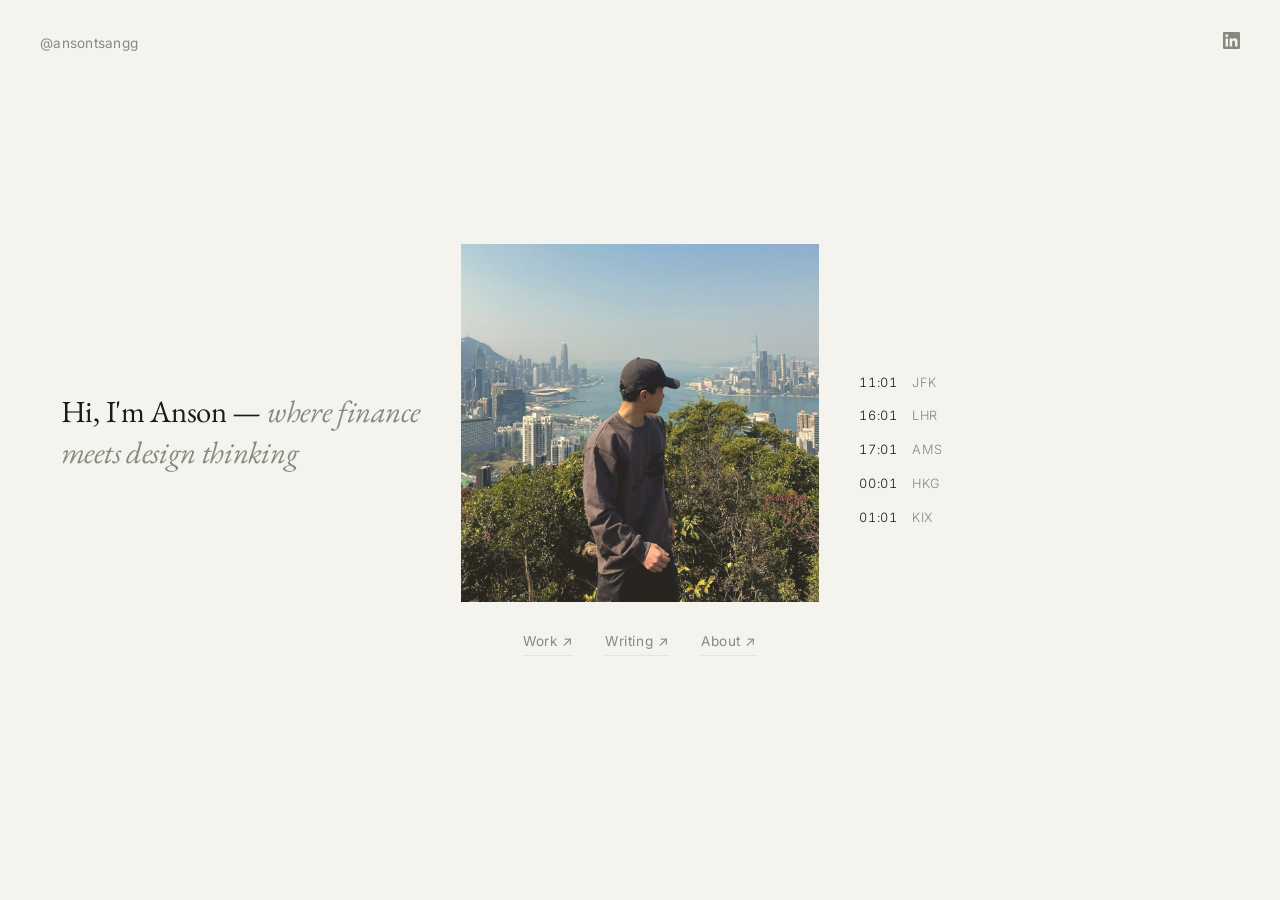
<file: index.html>
<!doctype html>
<html lang="en">
  <head>
    <meta charset="UTF-8" />
    <meta name="viewport" content="width=device-width, initial-scale=1.0" />
    <title>Anson Tsang</title>
    <meta
      name="description"
      content="Anson Tsang - builder, thinker, writer."
    />
    <link rel="preconnect" href="https://fonts.googleapis.com" />
    <link rel="preconnect" href="https://fonts.gstatic.com" crossorigin />
    <link
      href="https://fonts.googleapis.com/css2?family=Inter:wght@300;400;500&family=EB+Garamond:ital,wght@0,400;0,500;1,400&display=swap"
      rel="stylesheet"
    />
    <link rel="stylesheet" href="styles.css" />
    <link rel="icon" href="icon.png">
  </head>
  <body class="home-body">
    <!-- ─── Top Left: Handle ─────────────────────────────────── -->
    <a href="index.html" class="home-handle">@ansontsangg</a>

    <!-- ─── LinkedIn icon - top right ────────────────────────── -->
    <div class="home-top-right">
      <a
        href="https://www.linkedin.com/in/ansontsangg/"
        target="_blank"
        rel="noopener noreferrer"
        class="linkedin-icon-btn"
        aria-label="LinkedIn profile"
      >
        <svg viewBox="0 0 24 24" fill="currentColor" aria-hidden="true">
          <path
            d="M20.447 20.452h-3.554v-5.569c0-1.328-.027-3.037-1.852-3.037-1.853 0-2.136 1.445-2.136 2.939v5.667H9.351V9h3.414v1.561h.046c.477-.9 1.637-1.85 3.37-1.85 3.601 0 4.267 2.37 4.267 5.455v6.286zM5.337 7.433a2.062 2.062 0 0 1-2.063-2.065 2.064 2.064 0 1 1 2.063 2.065zm1.782 13.019H3.555V9h3.564v11.452zM22.225 0H1.771C.792 0 0 .774 0 1.729v20.542C0 23.227.792 24 1.771 24h20.451C23.2 24 24 23.227 24 22.271V1.729C24 .774 23.2 0 22.222 0h.003z"
          />
        </svg>
      </a>
    </div>

    <!-- ─── LCR Layout: Text | Photo & Links | Clocks ───────── -->
    <main class="home-full">
      <!-- LEFT: intro text -->
      <div class="home-inner">
        <h1 class="home-heading">
          Hi, I'm Anson — <em>where finance meets design thinking</em>
        </h1>
      </div>

      <!-- CENTRE: square photo + links -->
      <div class="home-centre">
        <img
          src="474770737_584428691124897_854853424259294176_n.png"
          alt="Anson Tsang"
          class="home-photo"
        />
        <nav class="home-links">
          <a href="work.html" class="home-link">Work ↗</a>
          <a href="writing.html" class="home-link">Writing ↗</a>
          <a href="about.html" class="home-link">About ↗</a>
        </nav>
      </div>

      <!-- RIGHT: clocks -->
      <div class="home-clocks">
        <div class="clock-row" data-full="New York">
          <span class="clock-time" id="clockNY"></span>
          <span class="clock-city">JFK</span>
        </div>

        <div class="clock-row" data-full="London">
          <span class="clock-time" id="clockLondon"></span>
          <span class="clock-city">LHR</span>
        </div>
        <div class="clock-row" data-full="Amsterdam">
          <span class="clock-time" id="clockAMS"></span>
          <span class="clock-city">AMS</span>
        </div>
        <div class="clock-row" data-full="Hong Kong">
          <span class="clock-time" id="clockHK"></span>
          <span class="clock-city">HKG</span>
        </div>
        <div class="clock-row" data-full="Kyoto">
          <span class="clock-time" id="clockKyo"></span>
          <span class="clock-city">KIX</span>
        </div>
      </div>
    </main>

    <script>
      /* ── Live clocks ──────────────────────────────────────── */
      const clocks = [
        ["clockNY", "America/New_York"],
        ["clockHK", "Asia/Hong_Kong"],
        ["clockLondon", "Europe/London"],
        ["clockAMS", "Europe/Amsterdam"],
        ["clockKyo", "Asia/Tokyo"],
      ];
      function tick() {
        clocks.forEach(([id, tz]) => {
          document.getElementById(id).textContent =
            new Date().toLocaleTimeString("en-GB", {
              hour: "2-digit",
              minute: "2-digit",
              timeZone: tz,
            });
        });
      }
      tick();
      setInterval(tick, 1000);

      /* ── Typing hover on city codes ───────────────────────── */
      document.querySelectorAll(".clock-row").forEach((row) => {
        const cityEl = row.querySelector(".clock-city");
        const code = cityEl.textContent.trim();
        const full = row.dataset.full;
        let timer = null;

        function typeOut(target, from, step) {
          clearTimeout(timer);
          let i = from;
          function run() {
            i += step;
            if (step > 0 && i >= target.length) {
              cityEl.textContent = target;
              return;
            }
            if (step < 0 && i <= code.length) {
              cityEl.textContent = code;
              return;
            }
            cityEl.textContent = target.slice(0, i);
            timer = setTimeout(run, 38);
          }
          run();
        }

        row.addEventListener("mouseenter", () =>
          typeOut(full, cityEl.textContent.length, 1),
        );
        row.addEventListener("mouseleave", () =>
          typeOut(full, cityEl.textContent.length, -1),
        );
      });
    </script>
  </body>
</html>
</file>
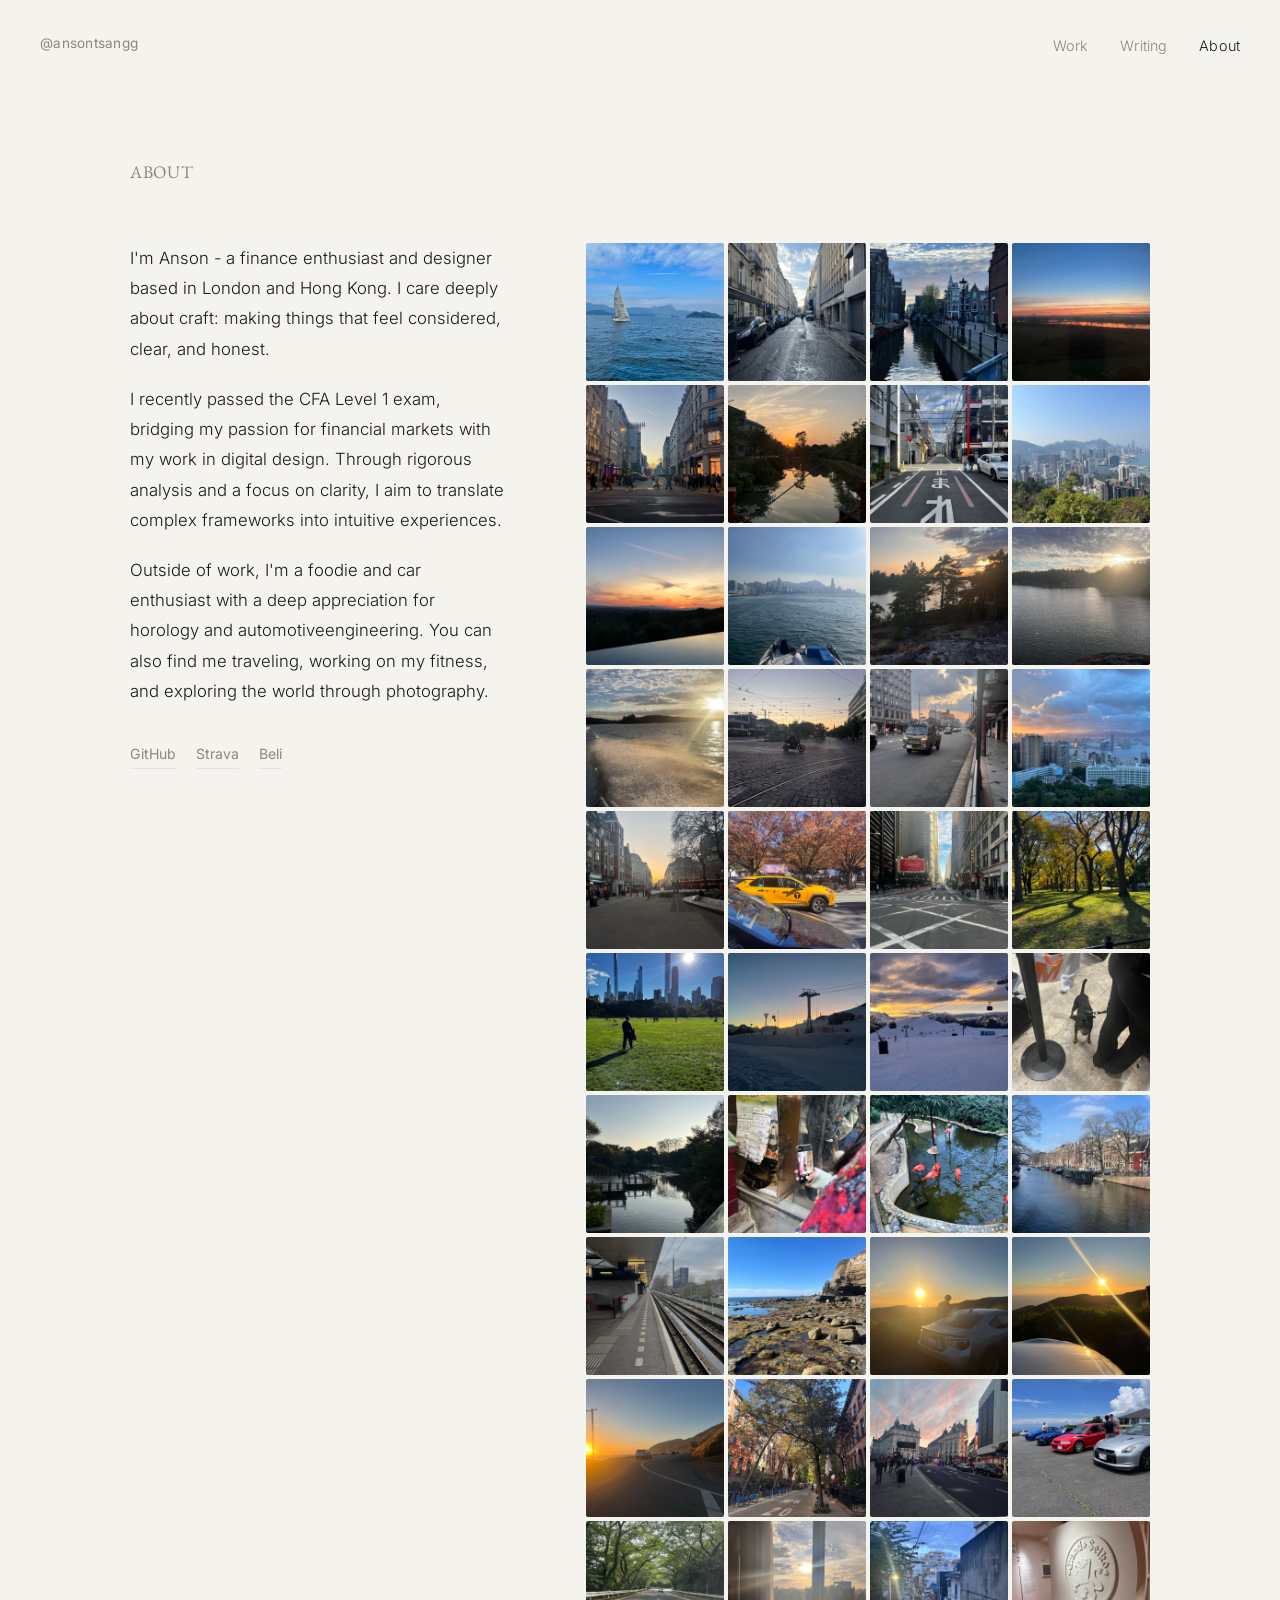
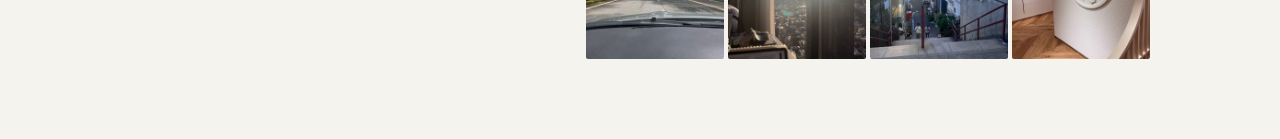
<file: about.html>
<!doctype html>
<html lang="en">
  <head>
    <meta charset="UTF-8" />
    <meta name="viewport" content="width=device-width, initial-scale=1.0" />
    <title>About - Anson Tsang</title>
    <meta
      name="description"
      content="About Anson Tsang - builder, thinker, writer."
    />
    <link rel="preconnect" href="https://fonts.googleapis.com" />
    <link rel="preconnect" href="https://fonts.gstatic.com" crossorigin />
    <link
      href="https://fonts.googleapis.com/css2?family=Inter:wght@300;400;500&family=EB+Garamond:ital,wght@0,400;0,500;1,400&display=swap"
      rel="stylesheet"
    />
    <link rel="stylesheet" href="styles.css" />
  </head>
  <body>
    <!-- ─── NAV ─────────────────────────────────────────────── -->
    <nav id="nav">
      <a href="index.html" class="nav-name">@ansontsangg</a>
      <ul class="nav-links">
        <li><a href="work.html">Work</a></li>
        <li><a href="writing.html">Writing</a></li>
        <li><a href="about.html" class="active">About</a></li>
      </ul>
    </nav>

    <!-- ─── ABOUT ───────────────────────────────────────────── -->
    <main id="main">
      <section class="page active visible" id="about">
        <div class="page-inner about-inner">
          <h2 class="page-title">About</h2>

          <div class="about-grid">
            <div class="about-text">
              <p>
                I'm Anson - a finance enthusiast and designer based in
                London and Hong Kong. I care deeply about craft: making things that feel
                considered, clear, and honest.
              </p>
              <p>
                I recently passed the CFA Level 1 exam, bridging my passion for financial markets
                with my work in digital design. Through rigorous analysis and a focus on clarity,
                I aim to translate complex frameworks into intuitive experiences.
              </p>
              <p>
                Outside of work, I'm a foodie and car enthusiast with a deep appreciation for horology
                and automotiveengineering. You can also find me traveling, working on my fitness, and exploring
                the world through photography.
              </p>

              <div class="about-links">
                <a href="https://github.com/ansontsangg" class="about-link" target="_blank">GitHub</a>
                <a href="https://www.strava.com/athletes/206966556" class="about-link" target="_blank">Strava</a>
                <a href="https://beliapp.co/app/ansontsang" class="about-link" target="_blank">Beli</a>
              </div>
            </div>
            
            <div class="photography-grid">
              <img src="pic/1.JPG" alt="" class="photography-img">
              <img src="pic/2.jpg" alt="" class="photography-img">
              <img src="pic/3.jpg" alt="" class="photography-img">
              <img src="pic/4.jpg" alt="" class="photography-img">
              <img src="pic/5.jpg" alt="" class="photography-img">
              <img src="pic/6.jpg" alt="" class="photography-img">
              <img src="pic/7.jpg" alt="" class="photography-img">
              <img src="pic/8.jpg" alt="" class="photography-img">
              <img src="pic/9.jpg" alt="" class="photography-img">
              <img src="pic/IMG_0020.jpg" alt="" class="photography-img">
              <img src="pic/IMG_0297.jpg" alt="" class="photography-img">
              <img src="pic/IMG_0363.jpg" alt="" class="photography-img">
              <img src="pic/IMG_0375.jpg" alt="" class="photography-img">
              <img src="pic/IMG_0417.jpg" alt="" class="photography-img">
              <img src="pic/IMG_0508.jpg" alt="" class="photography-img">
              <img src="pic/IMG_0677.jpg" alt="" class="photography-img">
              <img src="pic/IMG_0764.PNG" alt="" class="photography-img">
              <img src="pic/IMG_1003.jpg" alt="" class="photography-img">
              <img src="pic/IMG_1091.jpg" alt="" class="photography-img">
              <img src="pic/IMG_1166.jpg" alt="" class="photography-img">
              <img src="pic/IMG_1173.jpg" alt="" class="photography-img">
              <img src="pic/IMG_1744.jpg" alt="" class="photography-img">
              <img src="pic/IMG_1870.jpg" alt="" class="photography-img">
              <img src="pic/IMG_1924.jpg" alt="" class="photography-img">
              <img src="pic/IMG_1979.jpg" alt="" class="photography-img">
              <img src="pic/IMG_2047.jpg" alt="" class="photography-img">
              <img src="pic/IMG_2085.jpg" alt="" class="photography-img">
              <img src="pic/IMG_2503.jpg" alt="" class="photography-img">
              <img src="pic/IMG_2534.jpg" alt="" class="photography-img">
              <img src="pic/IMG_2743.jpg" alt="" class="photography-img">
              <img src="pic/IMG_2917.jpg" alt="" class="photography-img">
              <img src="pic/IMG_2926.jpg" alt="" class="photography-img">
              <img src="pic/IMG_2963.jpg" alt="" class="photography-img">
              <img src="pic/IMG_5553.JPG" alt="" class="photography-img">
              <img src="pic/IMG_9294.jpg" alt="" class="photography-img">
              <img src="pic/IMG_9750.jpg" alt="" class="photography-img">
              <img src="pic/IMG_9789.jpg" alt="" class="photography-img">
              <img src="pic/IMG_9833.jpg" alt="" class="photography-img">
              <img src="pic/IMG_9835.jpg" alt="" class="photography-img">
              <img src="pic/IMG_9865.jpg" alt="" class="photography-img">
            </div>
          </div>
        </div>
      </section>
    </main>

    <script src="script.js"></script>
  </body>
</html>
</file>
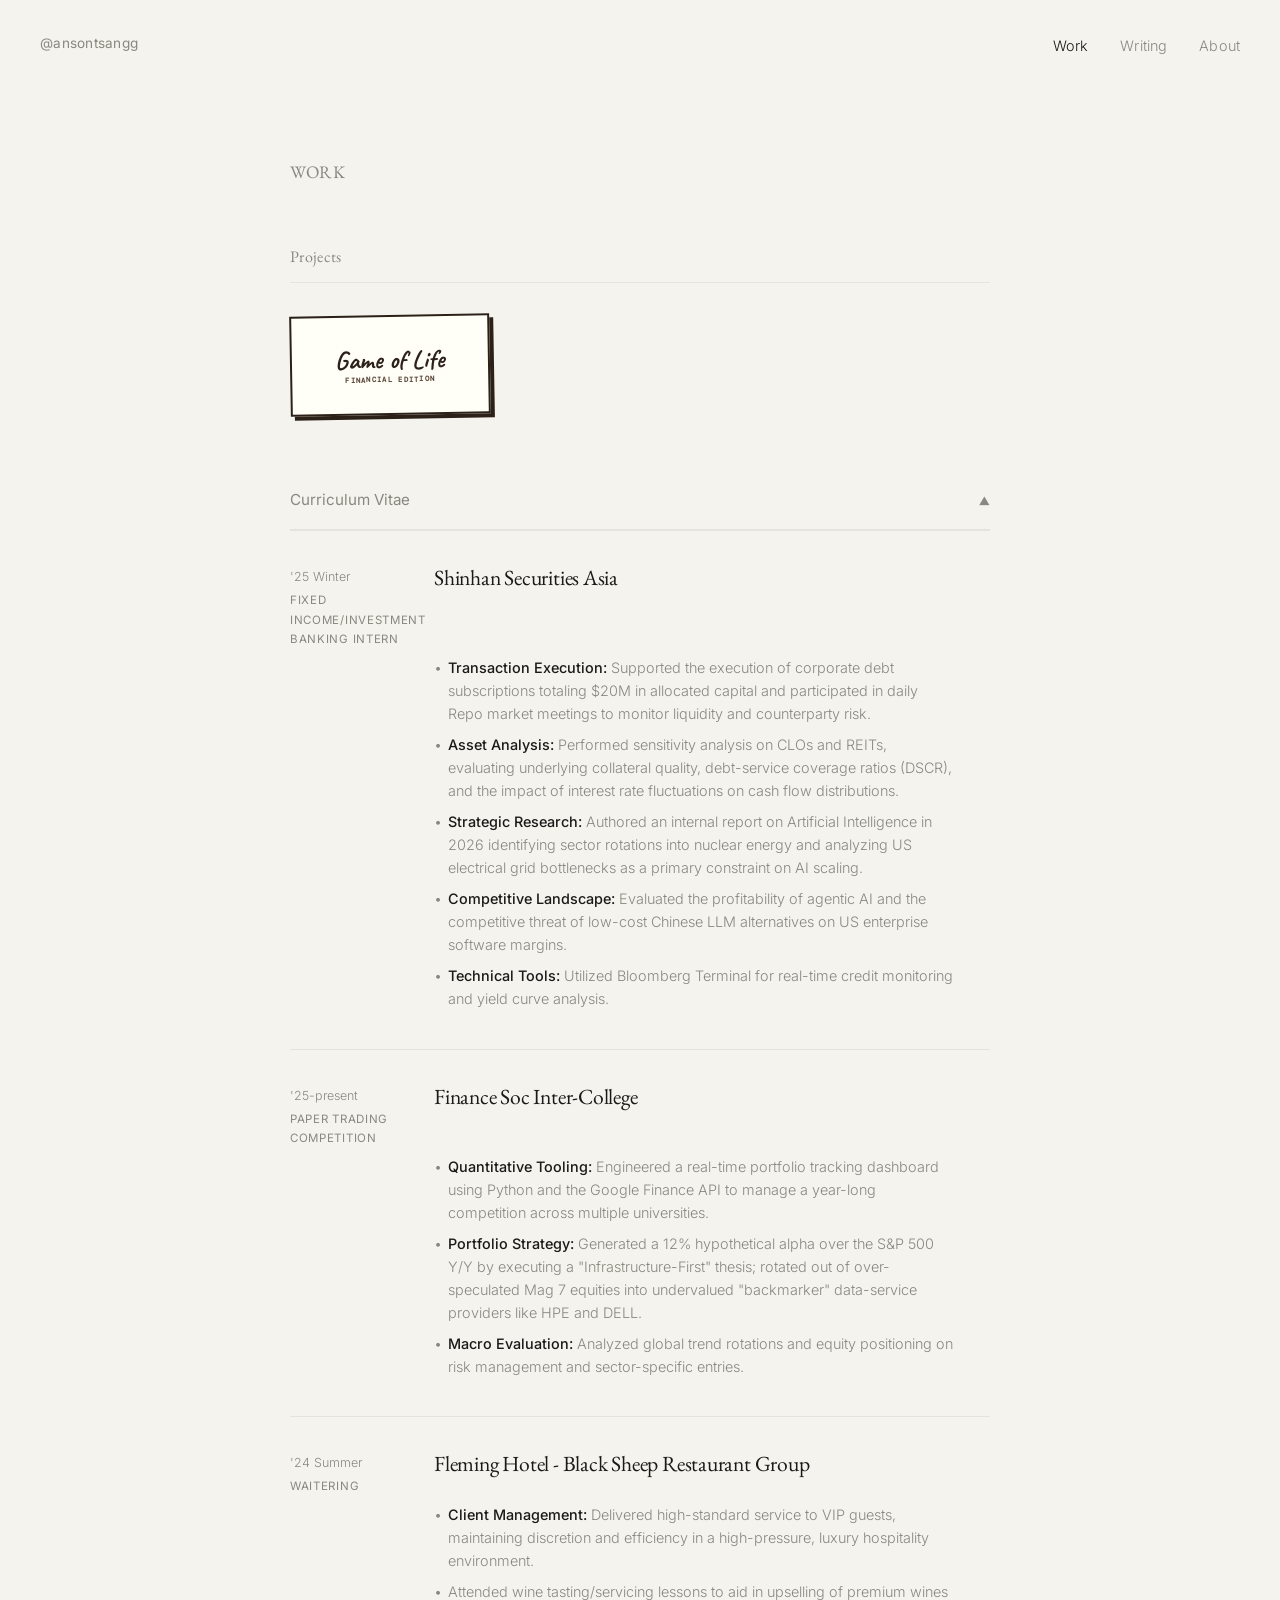
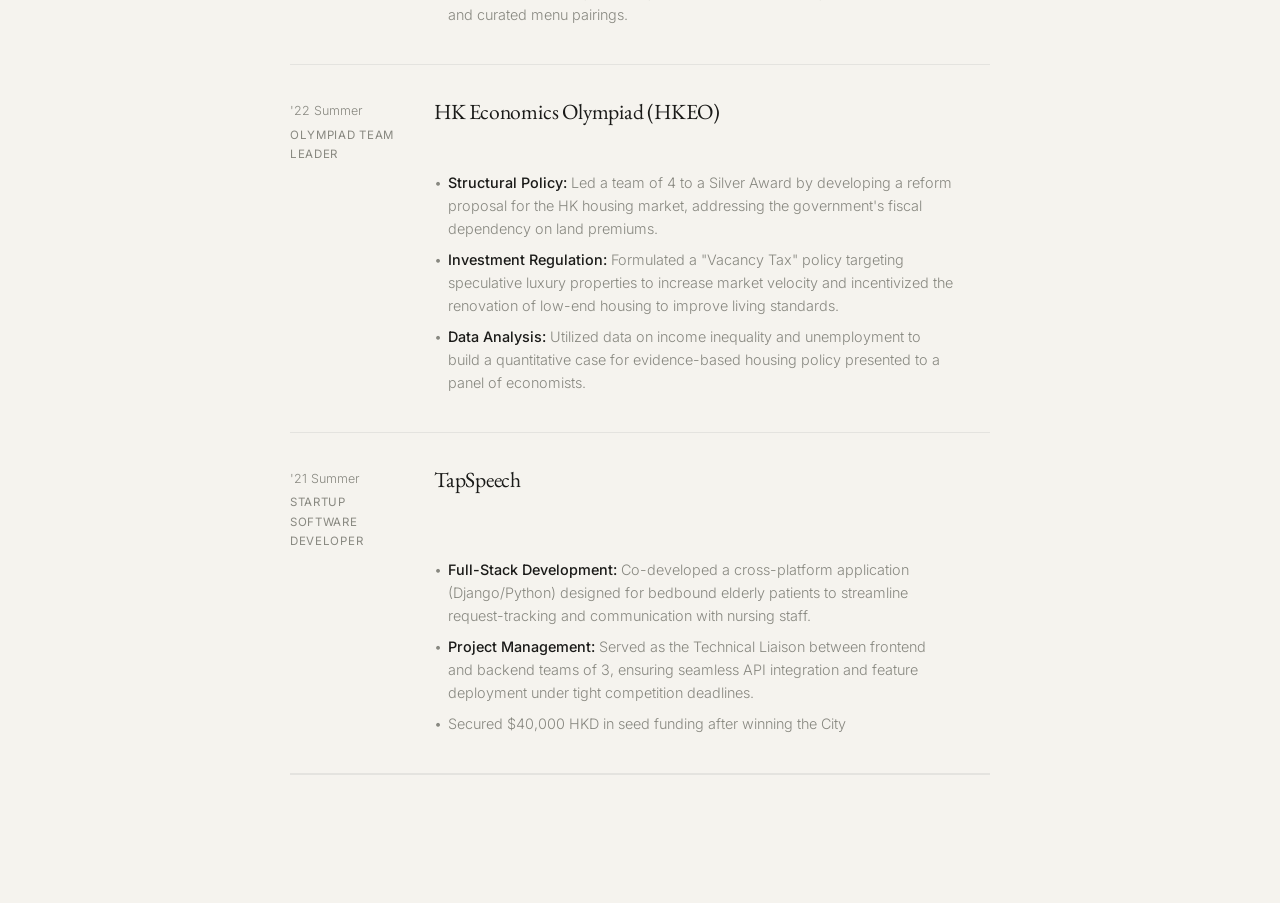
<file: work.html>
<!doctype html>
<html lang="en">
  <head>
    <meta charset="UTF-8" />
    <meta name="viewport" content="width=device-width, initial-scale=1.0" />
    <title>Work - Anson Tsang</title>
    <meta name="description" content="Selected work by Anson Tsang." />
    <link rel="preconnect" href="https://fonts.googleapis.com" />
    <link rel="preconnect" href="https://fonts.gstatic.com" crossorigin />
    <link
      href="https://fonts.googleapis.com/css2?family=Inter:wght@300;400;500&family=EB+Garamond:ital,wght@0,400;0,500;1,400&family=Caveat:wght@500;600;700&family=Fraunces:ital,opsz,wght@0,9..144,400;0,9..144,500;1,9..144,400&family=DM+Mono:wght@400;500&display=swap"
      rel="stylesheet"
    />
    <link rel="stylesheet" href="styles.css" />
  </head>
  <body>
    <!-- ─── NAV ─────────────────────────────────────────────── -->
    <nav id="nav">
      <a href="index.html" class="nav-name">@ansontsangg</a>
      <ul class="nav-links">
        <li><a href="work.html" class="active">Work</a></li>
        <li><a href="writing.html">Writing</a></li>
        <li><a href="about.html">About</a></li>
      </ul>
    </nav>

    <!-- ─── WORK ────────────────────────────────────────────── -->
    <main id="main">
      <section class="page active visible" id="work">
        <div class="page-inner">
          <h2 class="page-title">Work</h2>

          <!-- ─── PROJECTS SECTION ────────────────────────── -->
          <h3 class="section-subtitle">Projects</h3>
          
          <div class="projects-grid">
            <a href="game/index.html" class="project-logo-card">
              <div class="project-logo-mark">Game of Life<small>Financial Edition</small></div>
            </a>
          </div>

          <!-- ─── CV SECTION ──────────────────────────────── -->
          <details class="cv-section" open>
            <summary class="cv-toggle">
              <span>Curriculum Vitae</span>
              <span class="cv-toggle-icon">▼</span>
            </summary>
            <div class="cv-content">
              <div class="project-list cv-projects">
                <article class="project-item">
                  <div class="project-meta">
                    <span class="project-year">'25 Winter</span>
                    <span class="project-tag"
                      >Fixed Income/Investment Banking Intern</span
                    >
                  </div>
                  <h3 class="project-name">Shinhan Securities Asia</h3>
                  <div class="project-desc">
                    <ul>
                      <li>
                        <strong>Transaction Execution:</strong> Supported the
                        execution of corporate debt subscriptions totaling $20M in
                        allocated capital and participated in daily Repo market
                        meetings to monitor liquidity and counterparty risk.
                      </li>
                      <li>
                        <strong>Asset Analysis:</strong> Performed sensitivity
                        analysis on CLOs and REITs, evaluating underlying collateral
                        quality, debt-service coverage ratios (DSCR), and the impact
                        of interest rate fluctuations on cash flow distributions.
                      </li>
                      <li>
                        <strong>Strategic Research:</strong> Authored an internal
                        report on Artificial Intelligence in 2026 identifying sector
                        rotations into nuclear energy and analyzing US electrical
                        grid bottlenecks as a primary constraint on AI scaling.
                      </li>
                      <li>
                        <strong>Competitive Landscape:</strong> Evaluated the
                        profitability of agentic AI and the competitive threat of
                        low-cost Chinese LLM alternatives on US enterprise software
                        margins.
                      </li>
                      <li>
                        <strong>Technical Tools:</strong> Utilized Bloomberg
                        Terminal for real-time credit monitoring and yield curve
                        analysis.
                      </li>
                    </ul>
                  </div>
                </article>

                <article class="project-item">
                  <div class="project-meta">
                    <span class="project-year">'25-present</span>
                    <span class="project-tag">Paper Trading Competition</span>
                  </div>
                  <h3 class="project-name">Finance Soc Inter-College</h3>
                  <div class="project-desc">
                    <ul>
                      <li>
                        <strong>Quantitative Tooling:</strong> Engineered a
                        real-time portfolio tracking dashboard using Python and the
                        Google Finance API to manage a year-long competition across
                        multiple universities.
                      </li>
                      <li>
                        <strong>Portfolio Strategy:</strong> Generated a 12%
                        hypothetical alpha over the S&P 500 Y/Y by executing a
                        "Infrastructure-First" thesis; rotated out of
                        over-speculated Mag 7 equities into undervalued "backmarker"
                        data-service providers like HPE and DELL.
                      </li>
                      <li>
                        <strong>Macro Evaluation:</strong> Analyzed global trend
                        rotations and equity positioning on risk management and
                        sector-specific entries.
                      </li>
                    </ul>
                  </div>
                </article>

                <article class="project-item">
                  <div class="project-meta">
                    <span class="project-year">'24 Summer</span>
                    <span class="project-tag">Waitering</span>
                  </div>
                  <h3 class="project-name">
                    Fleming Hotel - Black Sheep Restaurant Group
                  </h3>
                  <div class="project-desc">
                    <ul>
                      <li>
                        <strong>Client Management:</strong> Delivered high-standard
                        service to VIP guests, maintaining discretion and efficiency
                        in a high-pressure, luxury hospitality environment.
                      </li>
                      <li>
                        Attended wine tasting/servicing lessons to aid in upselling
                        of premium wines and curated menu pairings.
                      </li>
                    </ul>
                  </div>
                </article>

                <article class="project-item">
                  <div class="project-meta">
                    <span class="project-year">'22 Summer</span>
                    <span class="project-tag">Olympiad Team Leader</span>
                  </div>
                  <h3 class="project-name">HK Economics Olympiad (HKEO)</h3>
                  <div class="project-desc">
                    <ul>
                      <li>
                        <strong>Structural Policy:</strong> Led a team of 4 to a
                        Silver Award by developing a reform proposal for the HK
                        housing market, addressing the government's fiscal
                        dependency on land premiums.
                      </li>
                      <li>
                        <strong>Investment Regulation:</strong> Formulated a
                        "Vacancy Tax" policy targeting speculative luxury properties
                        to increase market velocity and incentivized the renovation
                        of low-end housing to improve living standards.
                      </li>
                      <li>
                        <strong>Data Analysis:</strong> Utilized data on income
                        inequality and unemployment to build a quantitative case for
                        evidence-based housing policy presented to a panel of
                        economists.
                      </li>
                    </ul>
                  </div>
                </article>

                <article class="project-item">
                  <div class="project-meta">
                    <span class="project-year">'21 Summer</span>
                    <span class="project-tag">Startup Software Developer</span>
                  </div>
                  <h3 class="project-name">TapSpeech</h3>
                  <div class="project-desc">
                    <ul>
                      <li>
                        <strong>Full-Stack Development:</strong> Co-developed a
                        cross-platform application (Django/Python) designed for
                        bedbound elderly patients to streamline request-tracking and
                        communication with nursing staff.
                      </li>
                      <li>
                        <strong>Project Management:</strong> Served as the Technical
                        Liaison between frontend and backend teams of 3, ensuring
                        seamless API integration and feature deployment under tight
                        competition deadlines.
                      </li>
                      <li>
                        Secured $40,000 HKD in seed funding after winning the City

          <!-- ─── PROJECTS SECTION ────────────────────────── -->

        </div>
      </section>
    </main>

    <script src="script.js"></script>
  </body>
</html>
</file>
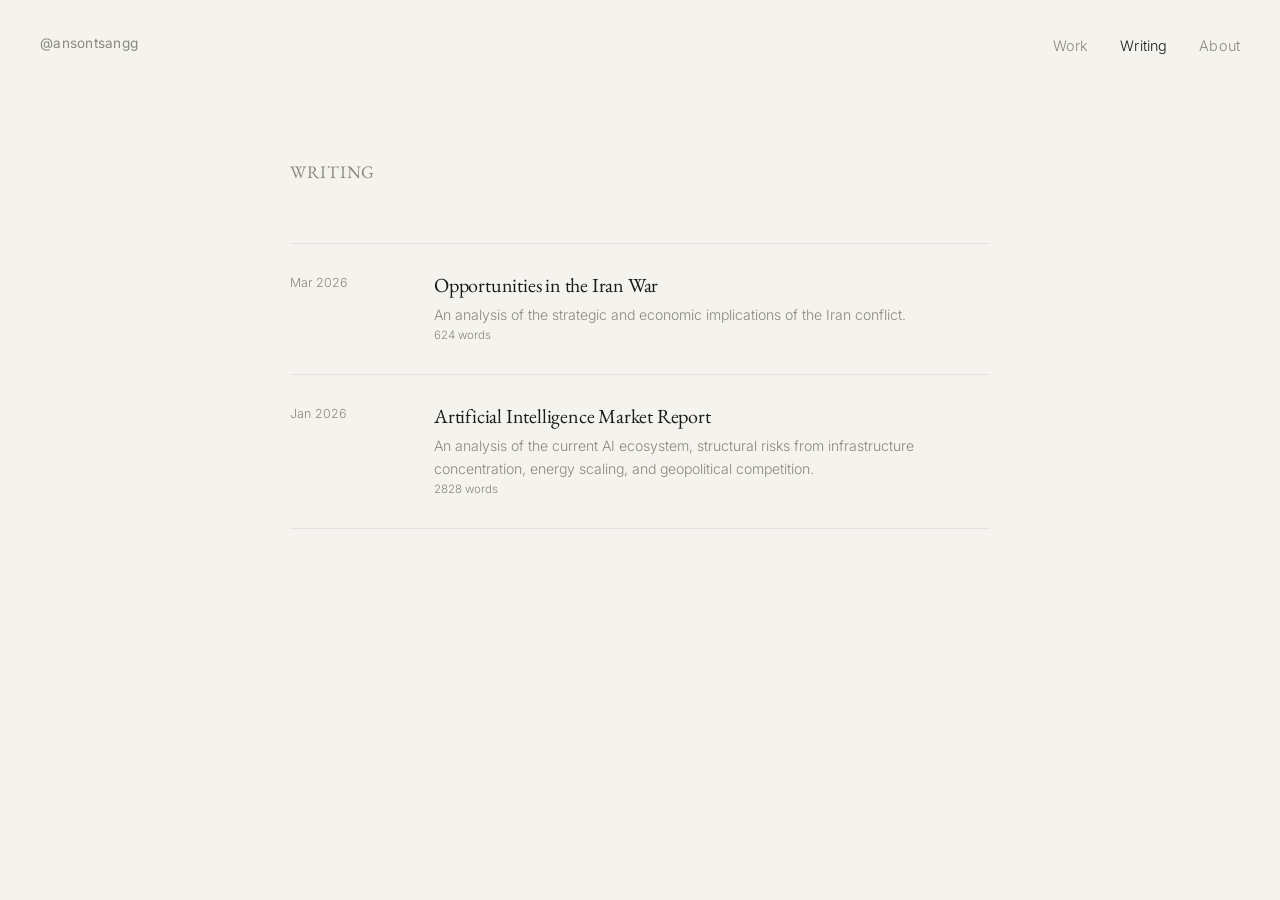
<file: writing.html>
<!doctype html>
<html lang="en">
  <head>
    <meta charset="UTF-8" />
    <meta name="viewport" content="width=device-width, initial-scale=1.0" />
    <title>Writing - Anson Tsang</title>
    <meta name="description" content="Essays and notes by Anson Tsang." />
    <link rel="preconnect" href="https://fonts.googleapis.com" />
    <link rel="preconnect" href="https://fonts.gstatic.com" crossorigin />
    <link
      href="https://fonts.googleapis.com/css2?family=Inter:wght@300;400;500&family=EB+Garamond:ital,wght@0,400;0,500;1,400&display=swap"
      rel="stylesheet"
    />
    <link rel="stylesheet" href="styles.css" />
  </head>
  <body>
    <!-- ─── NAV ─────────────────────────────────────────────── -->
    <nav id="nav">
      <a href="index.html" class="nav-name">@ansontsangg</a>
      <ul class="nav-links">
        <li><a href="work.html">Work</a></li>
        <li><a href="writing.html" class="active">Writing</a></li>
        <li><a href="about.html">About</a></li>
      </ul>
    </nav>

    <!-- ─── WRITING INDEX ────────────────────────────────────── -->
    <main id="main">
      <section class="page active visible" id="writing">
        <div class="page-inner">
          <h2 class="page-title">Writing</h2>

          <div class="writing-list">
            <article class="writing-item">
              <div class="writing-meta">
                <span class="writing-date">Mar 2026</span>
              </div>
              <div class="writing-body">
                <h3 class="writing-title">
                  <a href="writing/opportunities-in-the-iran-war.html"
                    >Opportunities in the Iran War</a
                  >
                </h3>
                <p class="writing-excerpt">
                  An analysis of the strategic and economic implications of the Iran conflict.
                </p>
                <p class="writing-meta">624 words</p>
              </div>
            </article>

            <article class="writing-item">
              <div class="writing-meta">
                <span class="writing-date">Jan 2026</span>
              </div>
              <div class="writing-body">
                <h3 class="writing-title">
                  <a href="writing/artificial-intelligence-market-report.html"
                    >Artificial Intelligence Market Report</a
                  >
                </h3>
                <p class="writing-excerpt">
                  An analysis of the current AI ecosystem, structural risks from
                  infrastructure concentration, energy scaling, and geopolitical
                  competition.
                </p>
                <p class="writing-meta">2828 words</p>
              </div>
            </article>
          </div>
        </div>
      </section>
    </main>

    <script src="script.js"></script>
  </body>
</html>
</file>
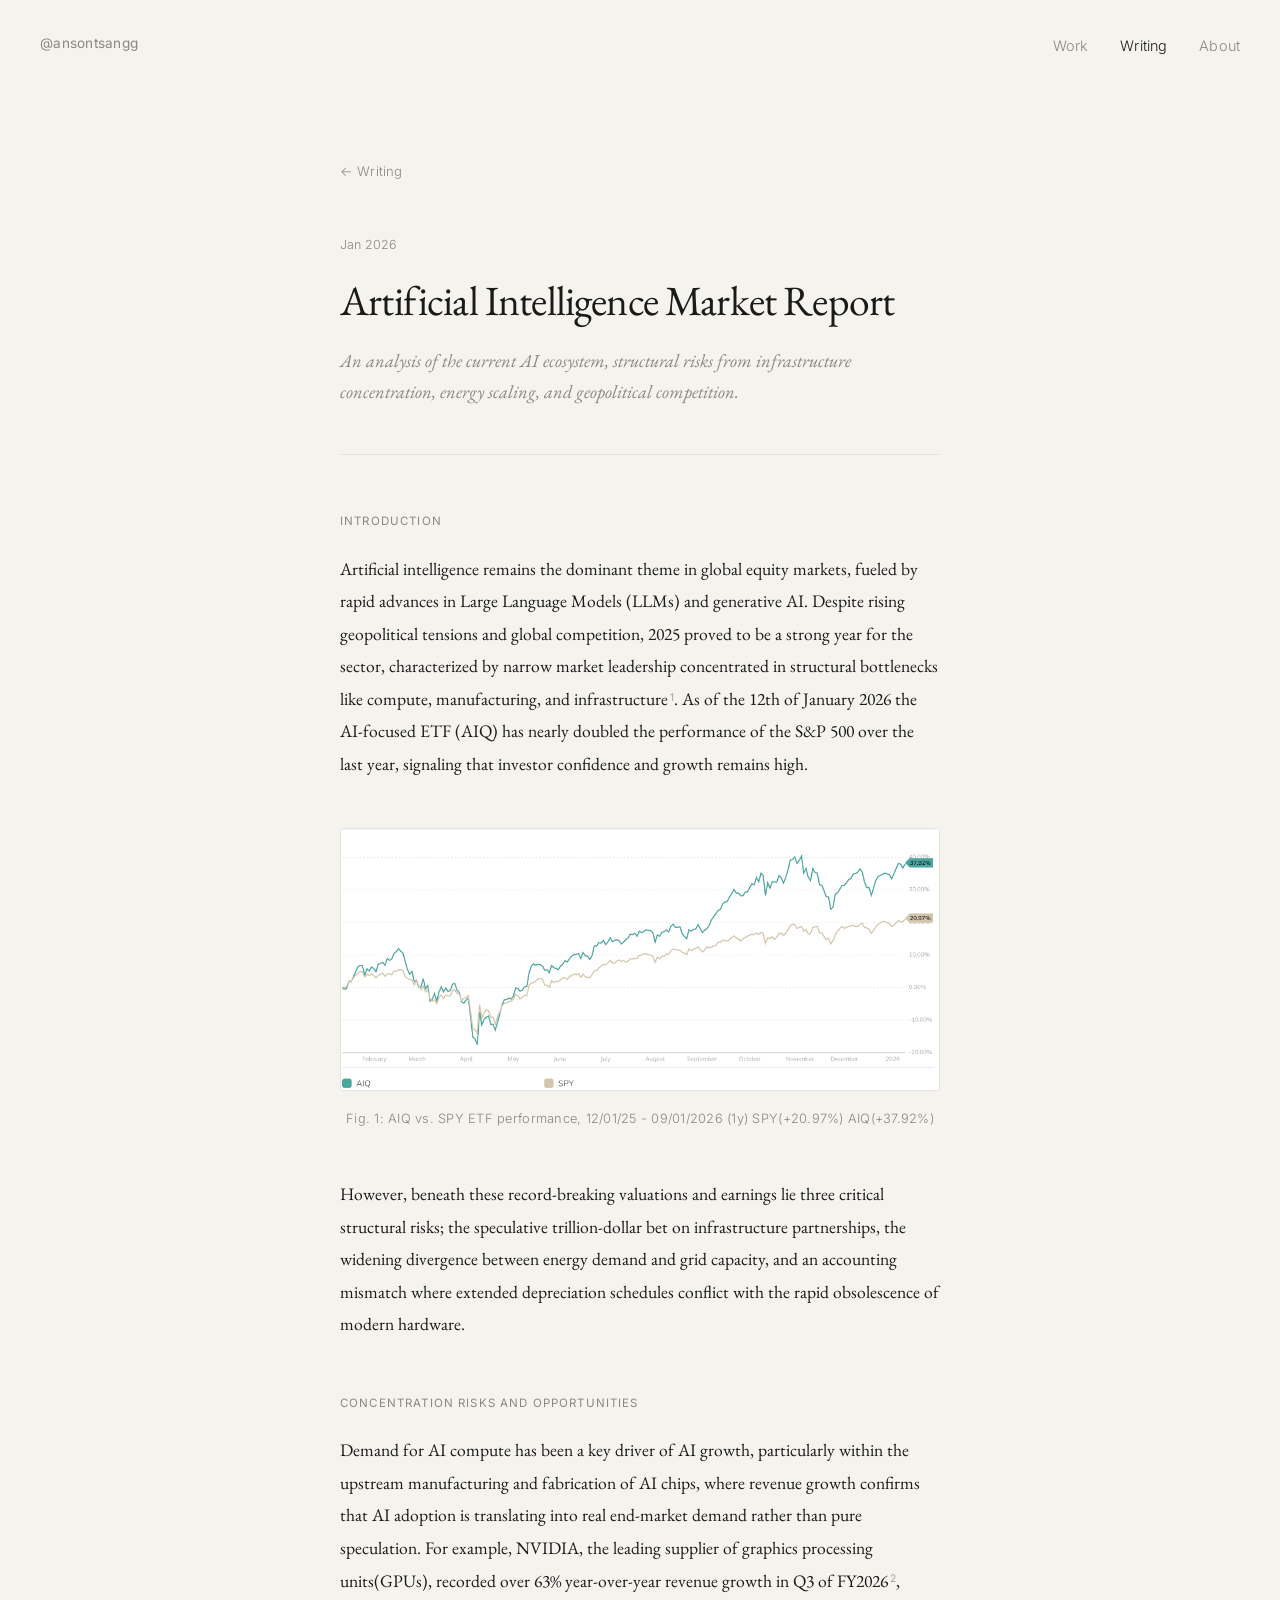
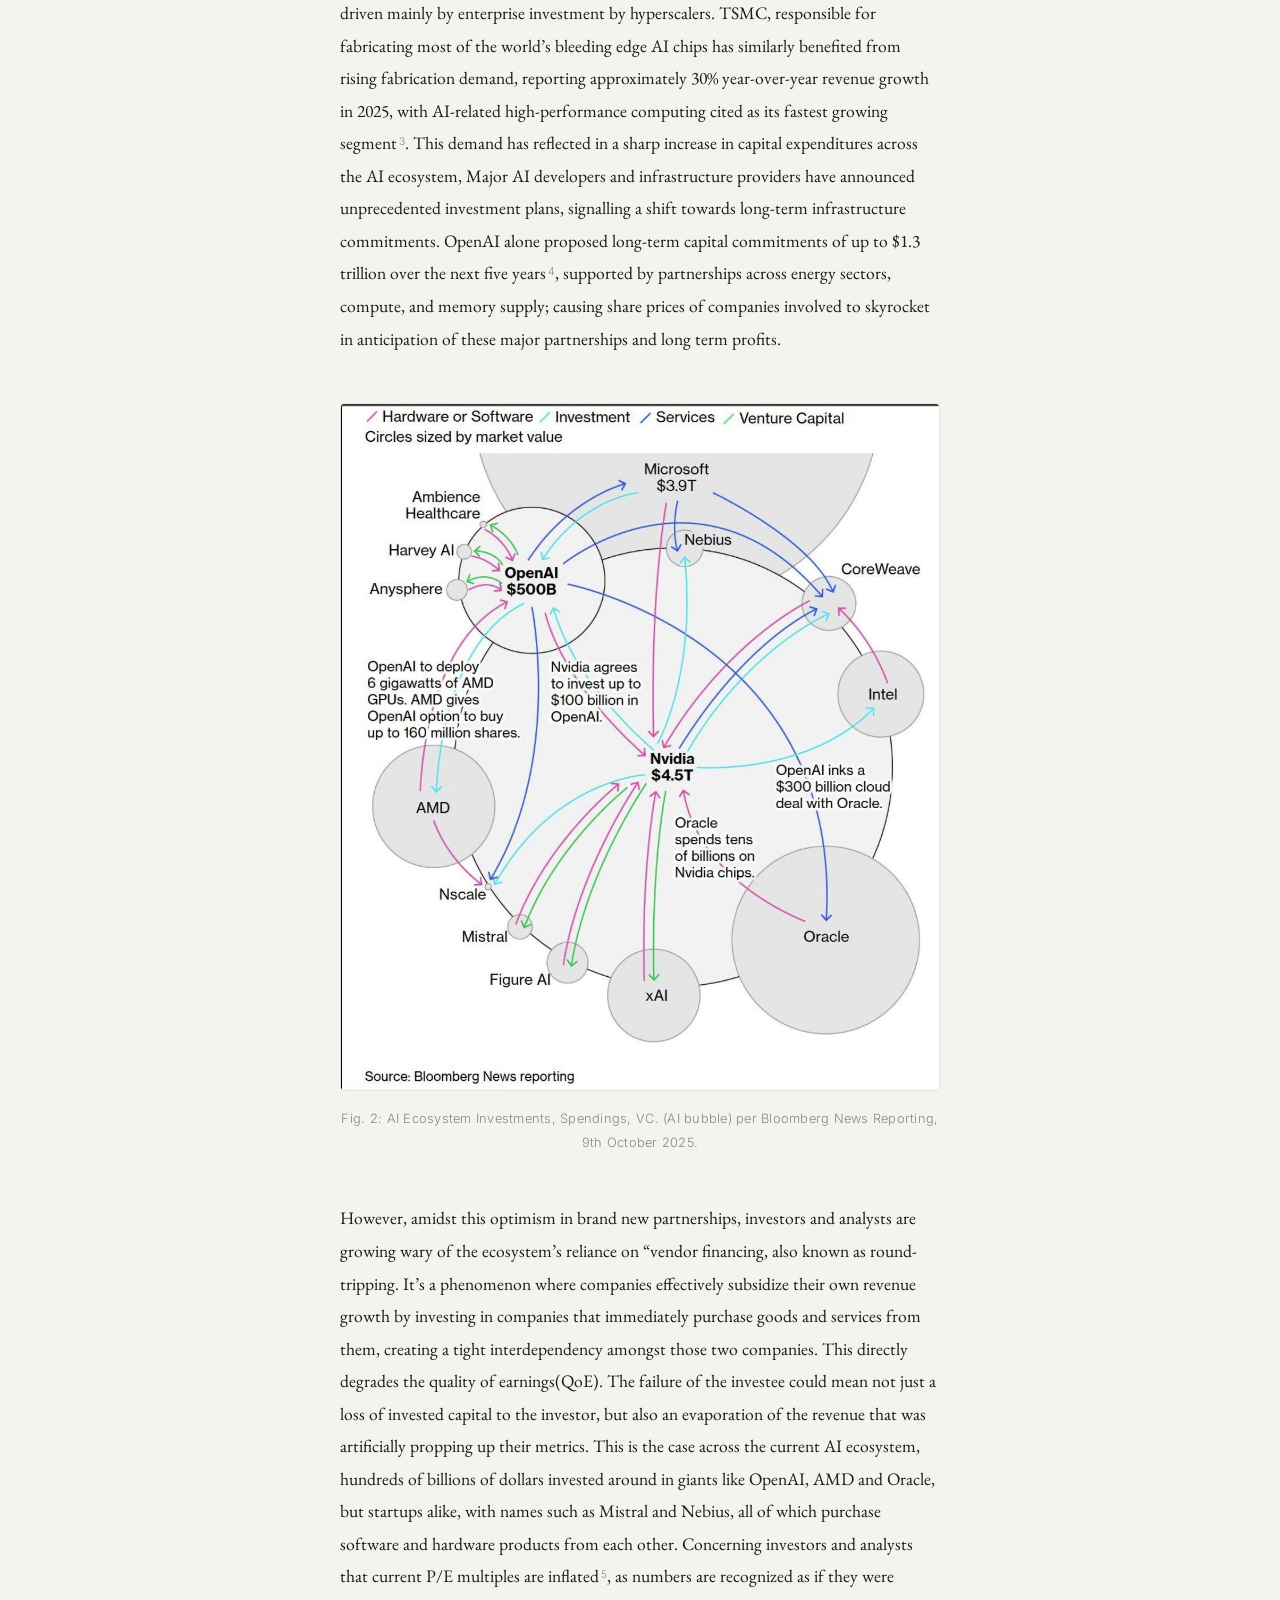
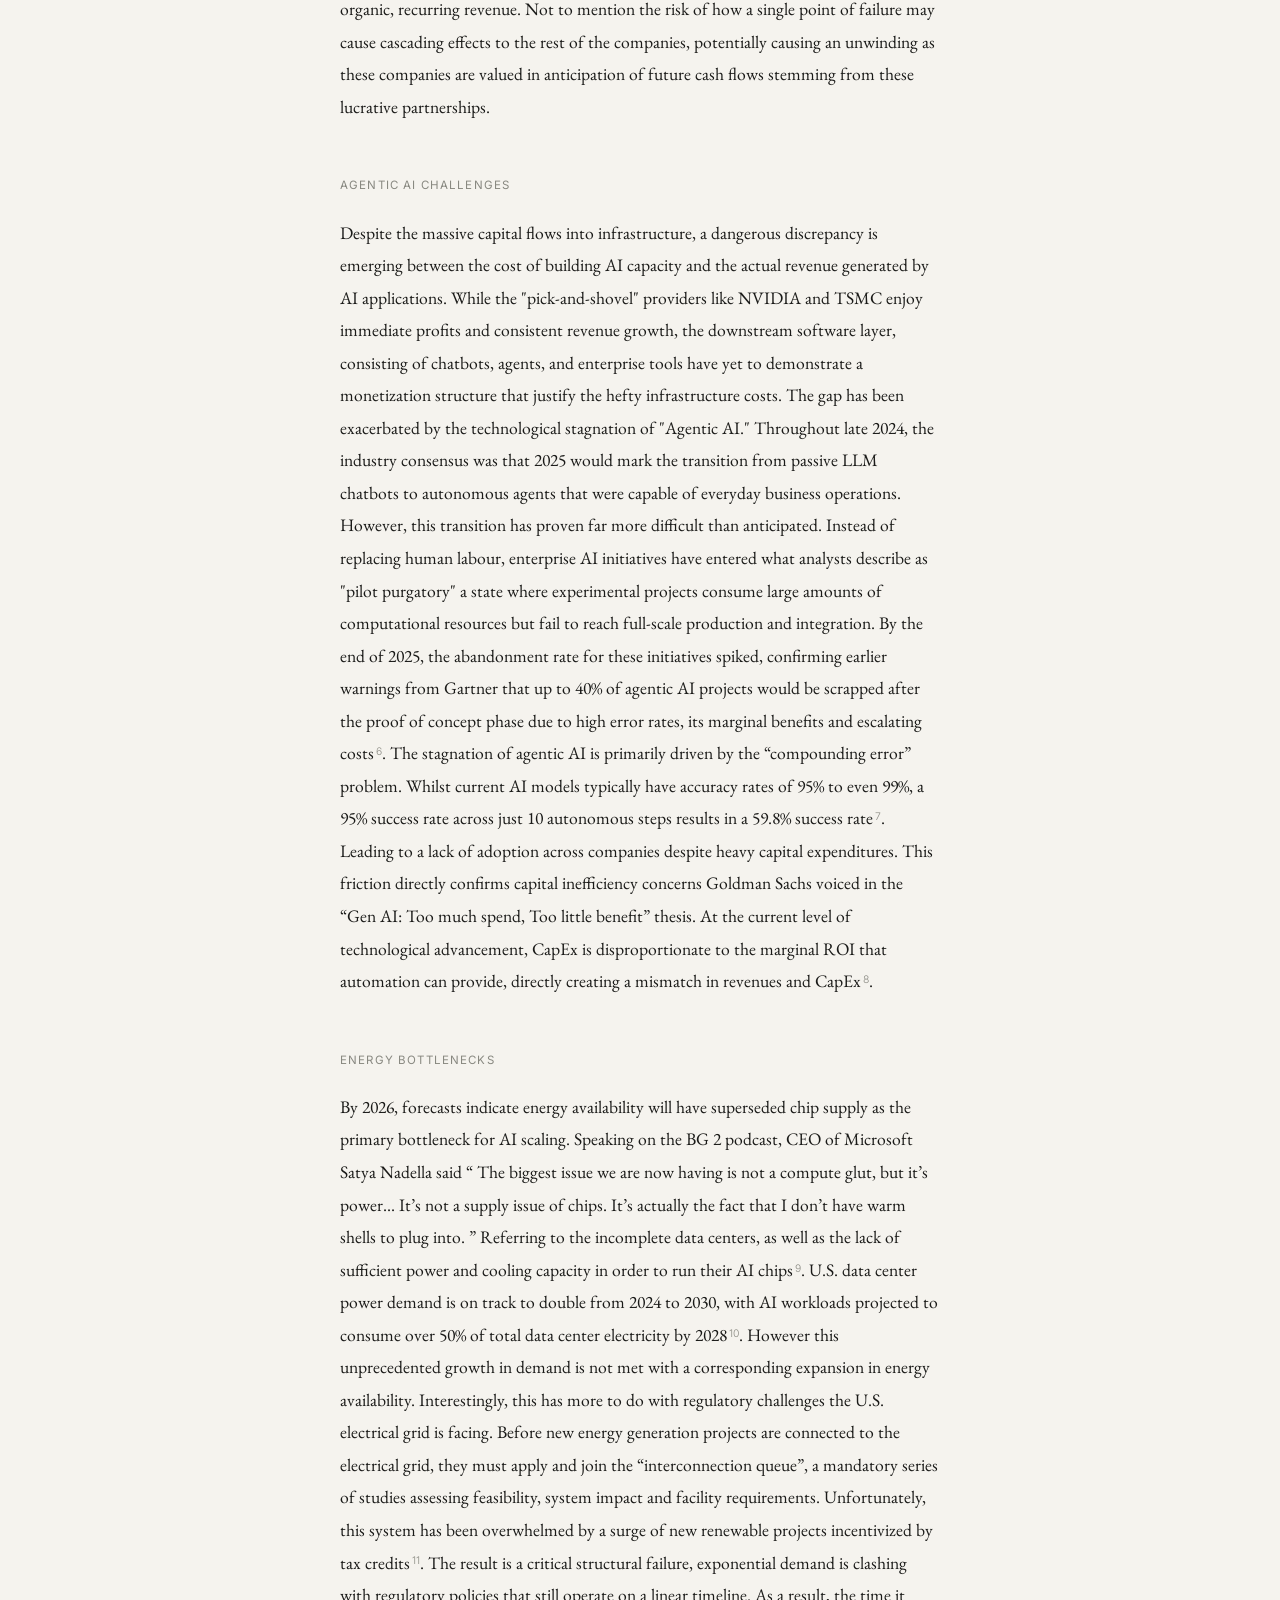
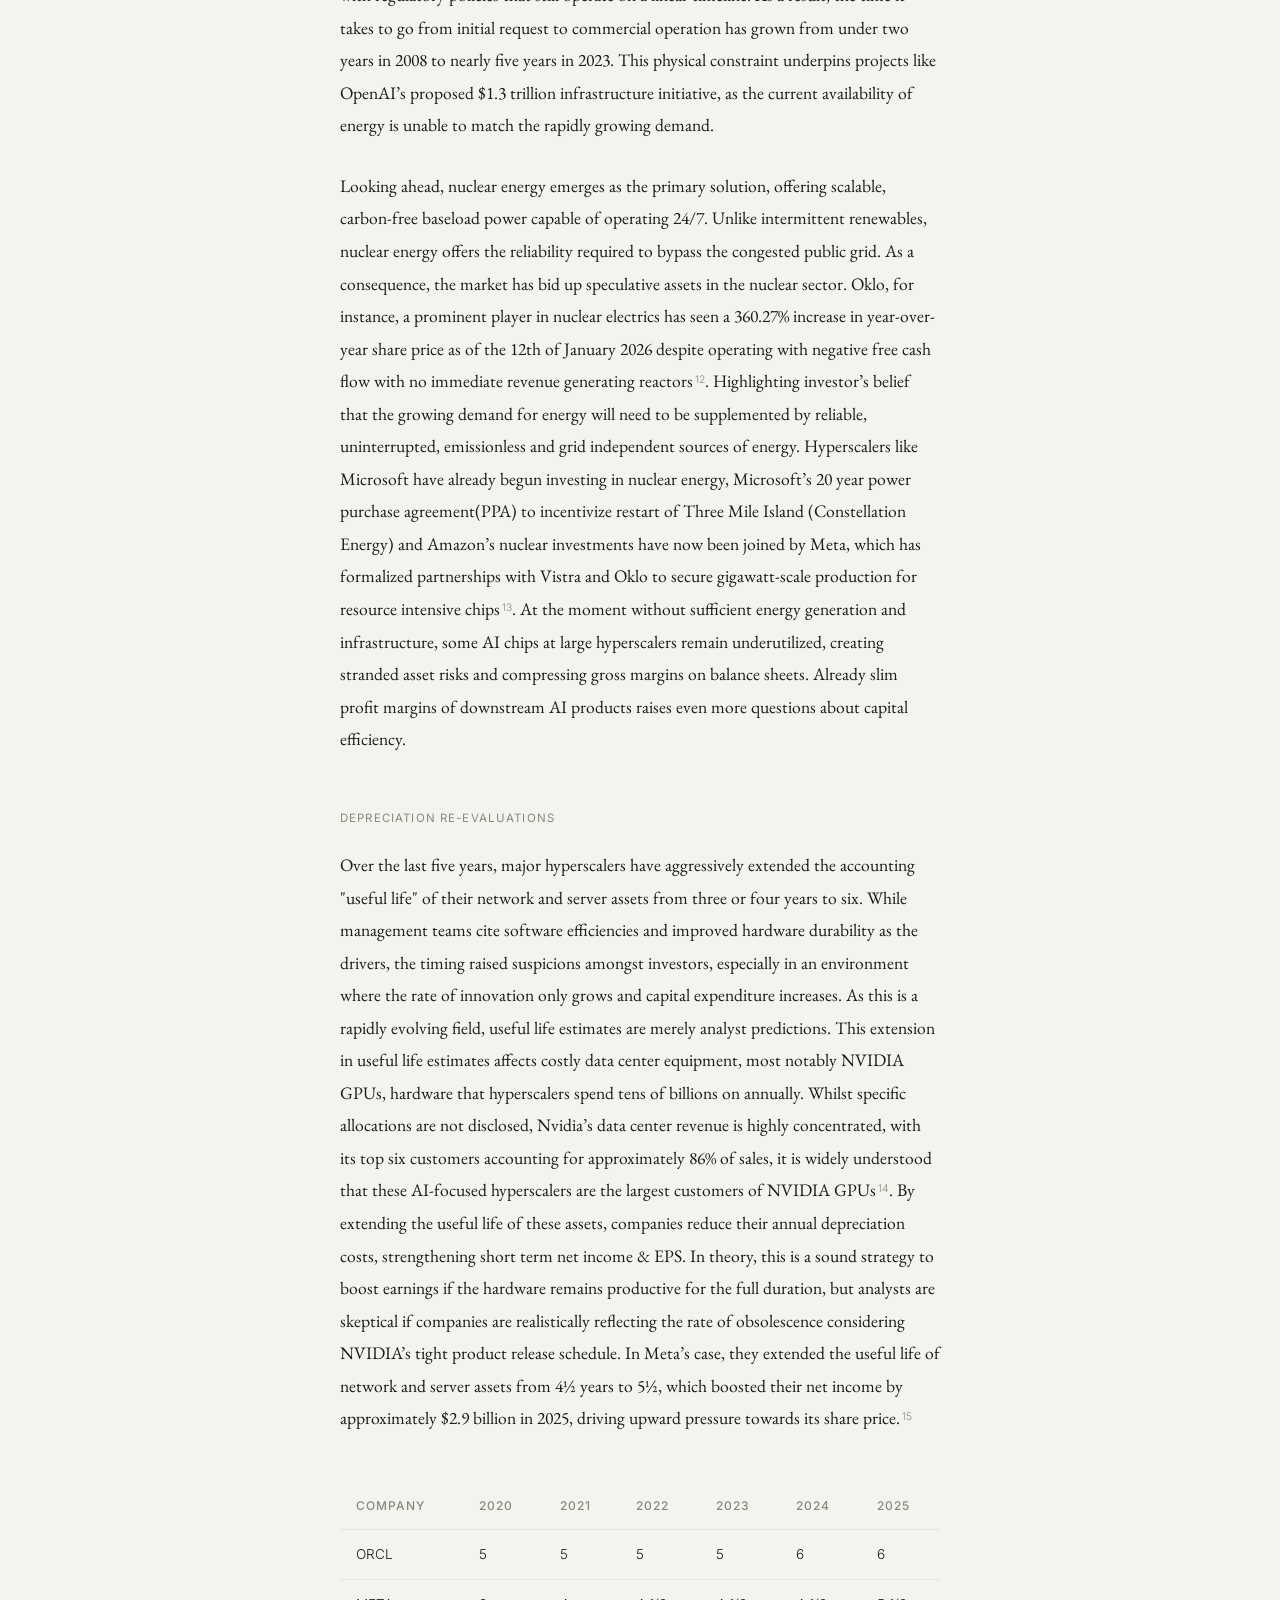
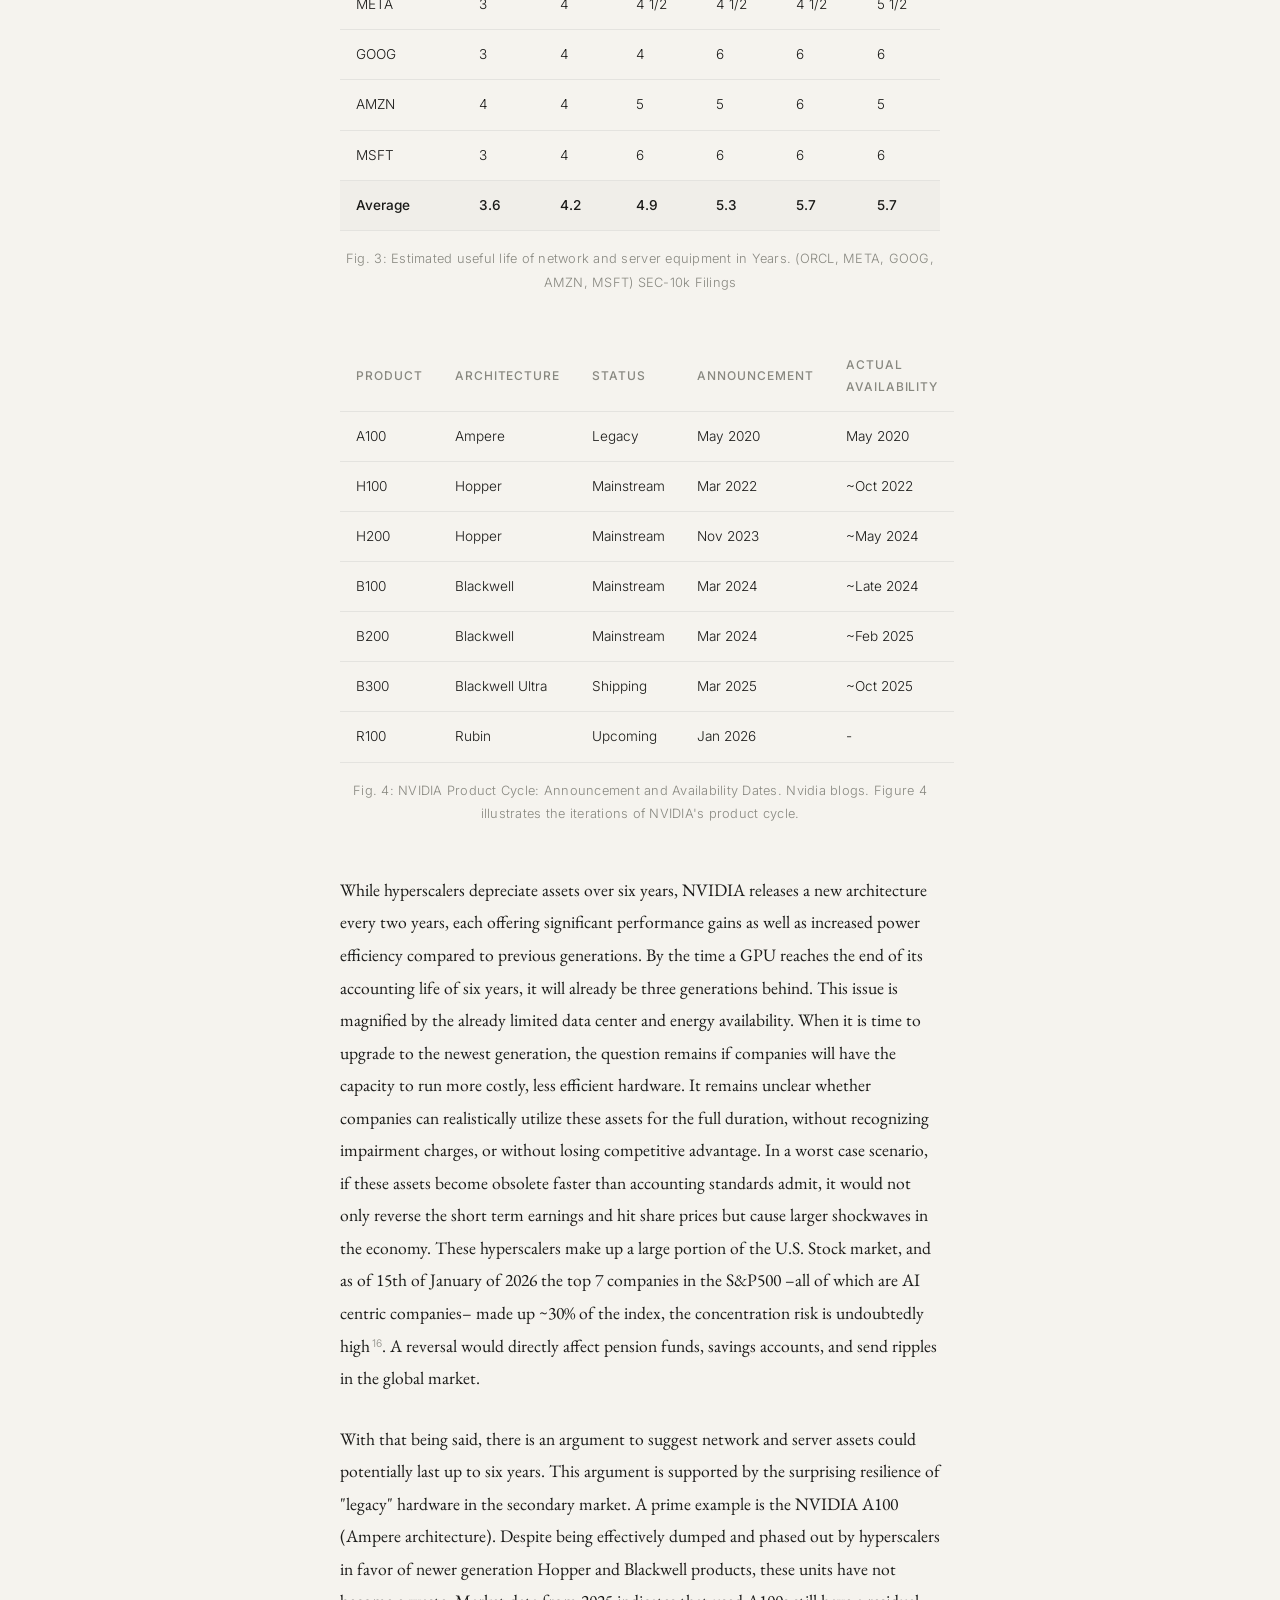
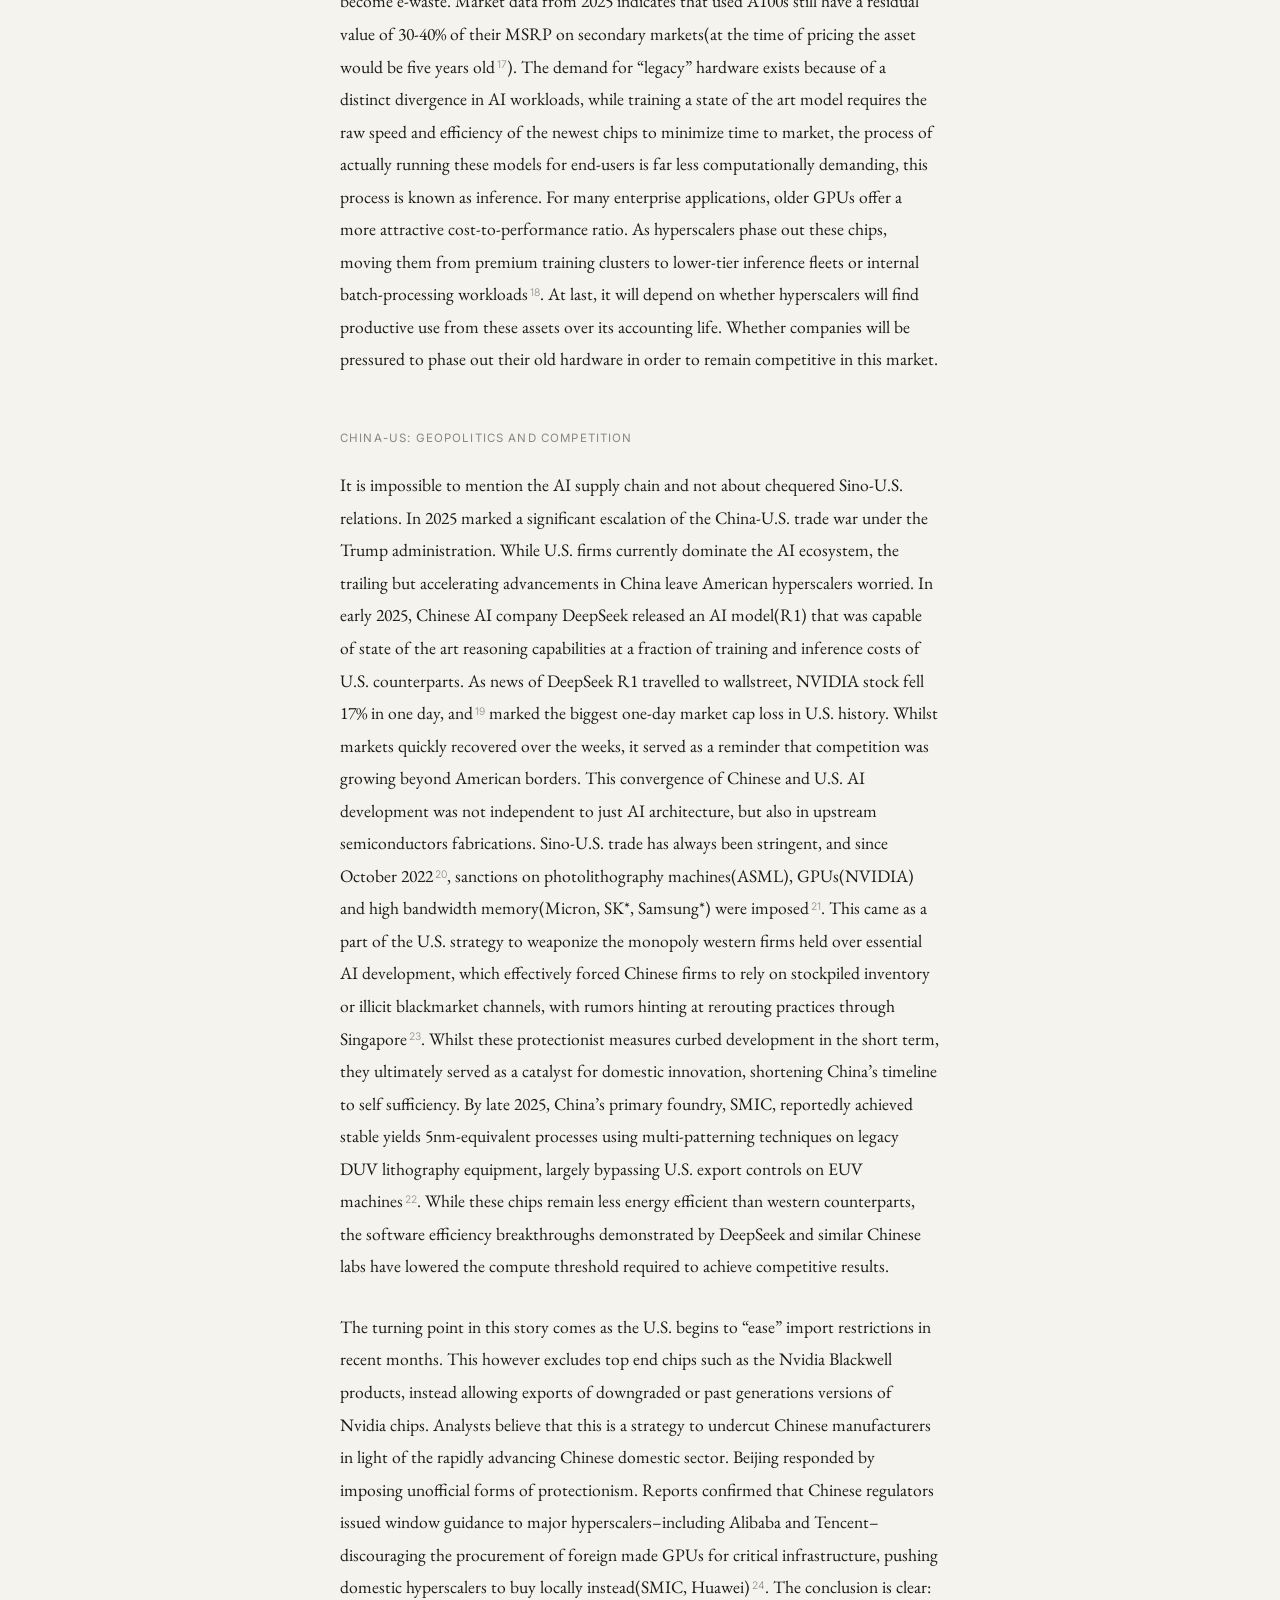
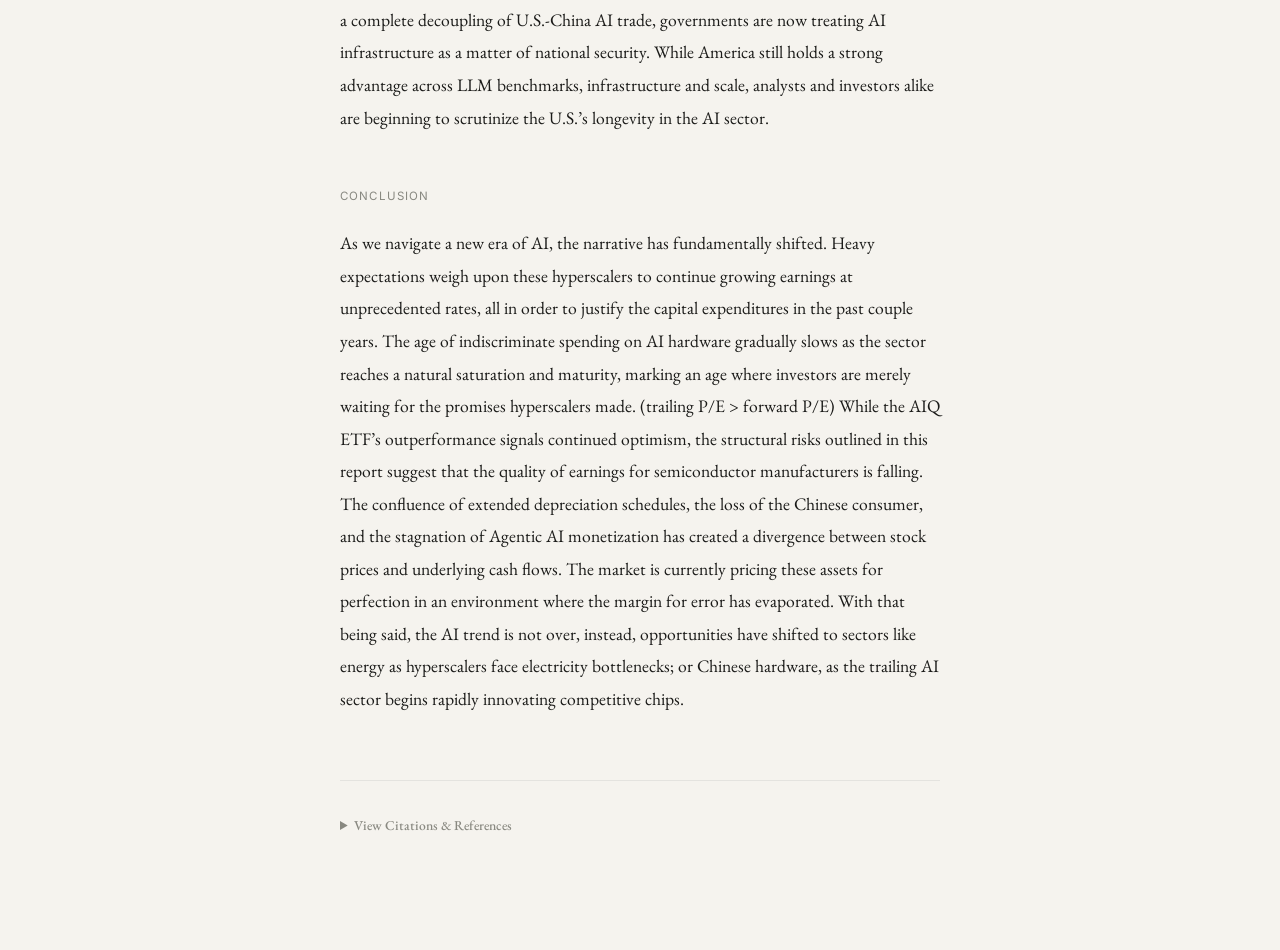
<file: writing/artificial-intelligence-market-report.html>
<!doctype html>
<html lang="en">
  <head>
    <meta charset="UTF-8" />
    <meta name="viewport" content="width=device-width, initial-scale=1.0" />
    <title>Artificial Intelligence Market Report - Anson Tsang</title>
    <meta
      name="description"
      content="An analysis of the current AI ecosystem, structural risks from infrastructure concentration, energy scaling, and geopolitical competition."
    />
    <link rel="preconnect" href="https://fonts.googleapis.com" />
    <link rel="preconnect" href="https://fonts.gstatic.com" crossorigin />
    <link
      href="https://fonts.googleapis.com/css2?family=Inter:wght@300;400;500&family=EB+Garamond:ital,wght@0,400;0,500;1,400&display=swap"
      rel="stylesheet"
    />
    <link rel="stylesheet" href="../styles.css" />
  </head>
  <body>
    <!-- ─── NAV ─────────────────────────────────────────────── -->
    <nav id="nav">
      <a href="../index.html" class="nav-name">@ansontsangg</a>
      <ul class="nav-links">
        <li><a href="../work.html">Work</a></li>
        <li><a href="../writing.html" class="active">Writing</a></li>
        <li><a href="../about.html">About</a></li>
      </ul>
    </nav>

    <!-- ─── POST ─────────────────────────────────────────────── -->
    <main id="main">
      <article class="post-page">
        <header class="post-header">
          <a class="post-back" href="../writing.html">← Writing</a>
          <div class="post-meta-row">
            <span class="post-date">Jan 2026</span>
          </div>
          <h1 class="post-title">Artificial Intelligence Market Report</h1>
          <p class="post-lede">
            An analysis of the current AI ecosystem, structural risks from
            infrastructure concentration, energy scaling, and geopolitical
            competition.
          </p>
        </header>

        <div class="post-content">
          <h2>Introduction</h2>
          <p>
            Artificial intelligence remains the dominant theme in global equity
            markets, fueled by rapid advances in Large Language Models (LLMs)
            and generative AI. Despite rising geopolitical tensions and global
            competition, 2025 proved to be a strong year for the sector,
            characterized by narrow market leadership concentrated in structural
            bottlenecks like compute, manufacturing, and
            infrastructure<sup>1</sup>. As of the 12th of January 2026 the
            AI-focused ETF (AIQ) has nearly doubled the performance of the S&P
            500 over the last year, signaling that investor confidence and
            growth remains high.
          </p>

          <figure class="post-figure">
            <img
              src="../images/ai_report/fig_1.png"
              alt="AIQ vs. SPY ETF performance"
            />
            <figcaption>
              Fig. 1: AIQ vs. SPY ETF performance, 12/01/25 - 09/01/2026 (1y)
              SPY(+20.97%) AIQ(+37.92%)
            </figcaption>
          </figure>

          <p>
            However, beneath these record-breaking valuations and earnings lie
            three critical structural risks; the speculative trillion-dollar bet
            on infrastructure partnerships, the widening divergence between
            energy demand and grid capacity, and an accounting mismatch where
            extended depreciation schedules conflict with the rapid obsolescence
            of modern hardware.
          </p>

          <h2>Concentration Risks and Opportunities</h2>
          <p>
            Demand for AI compute has been a key driver of AI growth,
            particularly within the upstream manufacturing and fabrication of AI
            chips, where revenue growth confirms that AI adoption is translating
            into real end-market demand rather than pure speculation. For
            example, NVIDIA, the leading supplier of graphics processing
            units(GPUs), recorded over 63% year-over-year revenue growth in Q3
            of FY2026<sup>2</sup>, driven mainly by enterprise investment by
            hyperscalers. TSMC, responsible for fabricating most of the world’s
            bleeding edge AI chips has similarly benefited from rising
            fabrication demand, reporting approximately 30% year-over-year
            revenue growth in 2025, with AI-related high-performance computing
            cited as its fastest growing segment<sup>3</sup>. This demand has
            reflected in a sharp increase in capital expenditures across the AI
            ecosystem, Major AI developers and infrastructure providers have
            announced unprecedented investment plans, signalling a shift towards
            long-term infrastructure commitments. OpenAI alone proposed
            long-term capital commitments of up to $1.3 trillion over the next
            five years<sup>4</sup>, supported by partnerships across energy
            sectors, compute, and memory supply; causing share prices of
            companies involved to skyrocket in anticipation of these major
            partnerships and long term profits.
          </p>

          <figure class="post-figure">
            <img
              src="../images/ai_report/fig_2.jpeg"
              alt="AI Ecosystem Investments"
            />
            <figcaption>
              Fig. 2: AI Ecosystem Investments, Spendings, VC. (AI bubble) per
              Bloomberg News Reporting, 9th October 2025.
            </figcaption>
          </figure>

          <p>
            However, amidst this optimism in brand new partnerships, investors
            and analysts are growing wary of the ecosystem’s reliance on “vendor
            financing, also known as round-tripping. It’s a phenomenon where
            companies effectively subsidize their own revenue growth by
            investing in companies that immediately purchase goods and services
            from them, creating a tight interdependency amongst those two
            companies. This directly degrades the quality of earnings(QoE). The
            failure of the investee could mean not just a loss of invested
            capital to the investor, but also an evaporation of the revenue that
            was artificially propping up their metrics. This is the case across
            the current AI ecosystem, hundreds of billions of dollars invested
            around in giants like OpenAI, AMD and Oracle, but startups alike,
            with names such as Mistral and Nebius, all of which purchase
            software and hardware products from each other. Concerning investors
            and analysts that current P/E multiples are inflated<sup>5</sup>, as
            numbers are recognized as if they were organic, recurring revenue.
            Not to mention the risk of how a single point of failure may cause
            cascading effects to the rest of the companies, potentially causing
            an unwinding as these companies are valued in anticipation of future
            cash flows stemming from these lucrative partnerships.
          </p>

          <h2>Agentic AI Challenges</h2>
          <p>
            Despite the massive capital flows into infrastructure, a dangerous
            discrepancy is emerging between the cost of building AI capacity and
            the actual revenue generated by AI applications. While the
            "pick-and-shovel" providers like NVIDIA and TSMC enjoy immediate
            profits and consistent revenue growth, the downstream software
            layer, consisting of chatbots, agents, and enterprise tools have yet
            to demonstrate a monetization structure that justify the hefty
            infrastructure costs. The gap has been exacerbated by the
            technological stagnation of "Agentic AI." Throughout late 2024, the
            industry consensus was that 2025 would mark the transition from
            passive LLM chatbots to autonomous agents that were capable of
            everyday business operations. However, this transition has proven
            far more difficult than anticipated. Instead of replacing human
            labour, enterprise AI initiatives have entered what analysts
            describe as "pilot purgatory" a state where experimental projects
            consume large amounts of computational resources but fail to reach
            full-scale production and integration. By the end of 2025, the
            abandonment rate for these initiatives spiked, confirming earlier
            warnings from Gartner that up to 40% of agentic AI projects would be
            scrapped after the proof of concept phase due to high error rates,
            its marginal benefits and escalating costs<sup>6</sup>. The
            stagnation of agentic AI is primarily driven by the “compounding
            error” problem. Whilst current AI models typically have accuracy
            rates of 95% to even 99%, a 95% success rate across just 10
            autonomous steps results in a 59.8% success rate<sup>7</sup>.
            Leading to a lack of adoption across companies despite heavy capital
            expenditures. This friction directly confirms capital inefficiency
            concerns Goldman Sachs voiced in the “Gen AI: Too much spend, Too
            little benefit” thesis. At the current level of technological
            advancement, CapEx is disproportionate to the marginal ROI that
            automation can provide, directly creating a mismatch in revenues and
            CapEx<sup>8</sup>.
          </p>

          <h2>Energy Bottlenecks</h2>
          <p>
            By 2026, forecasts indicate energy availability will have superseded
            chip supply as the primary bottleneck for AI scaling. Speaking on
            the BG 2 podcast, CEO of Microsoft Satya Nadella said “ The biggest
            issue we are now having is not a compute glut, but it’s power...
            It’s not a supply issue of chips. It’s actually the fact that I
            don’t have warm shells to plug into. ” Referring to the incomplete
            data centers, as well as the lack of sufficient power and cooling
            capacity in order to run their AI chips<sup>9</sup>. U.S. data
            center power demand is on track to double from 2024 to 2030, with AI
            workloads projected to consume over 50% of total data center
            electricity by 2028<sup>10</sup>. However this unprecedented growth
            in demand is not met with a corresponding expansion in energy
            availability. Interestingly, this has more to do with regulatory
            challenges the U.S. electrical grid is facing. Before new energy
            generation projects are connected to the electrical grid, they must
            apply and join the “interconnection queue”, a mandatory series of
            studies assessing feasibility, system impact and facility
            requirements. Unfortunately, this system has been overwhelmed by a
            surge of new renewable projects incentivized by tax
            credits<sup>11</sup>. The result is a critical structural failure,
            exponential demand is clashing with regulatory policies that still
            operate on a linear timeline. As a result, the time it takes to go
            from initial request to commercial operation has grown from under
            two years in 2008 to nearly five years in 2023. This physical
            constraint underpins projects like OpenAI’s proposed $1.3 trillion
            infrastructure initiative, as the current availability of energy is
            unable to match the rapidly growing demand.
          </p>
          <p>
            Looking ahead, nuclear energy emerges as the primary solution,
            offering scalable, carbon-free baseload power capable of operating
            24/7. Unlike intermittent renewables, nuclear energy offers the
            reliability required to bypass the congested public grid. As a
            consequence, the market has bid up speculative assets in the nuclear
            sector. Oklo, for instance, a prominent player in nuclear electrics
            has seen a 360.27% increase in year-over-year share price as of the
            12th of January 2026 despite operating with negative free cash flow
            with no immediate revenue generating reactors<sup>12</sup>.
            Highlighting investor’s belief that the growing demand for energy
            will need to be supplemented by reliable, uninterrupted,
            emissionless and grid independent sources of energy. Hyperscalers
            like Microsoft have already begun investing in nuclear energy,
            Microsoft’s 20 year power purchase agreement(PPA) to incentivize
            restart of Three Mile Island (Constellation Energy) and Amazon’s
            nuclear investments have now been joined by Meta, which has
            formalized partnerships with Vistra and Oklo to secure
            gigawatt-scale production for resource intensive chips<sup>13</sup>.
            At the moment without sufficient energy generation and
            infrastructure, some AI chips at large hyperscalers remain
            underutilized, creating stranded asset risks and compressing gross
            margins on balance sheets. Already slim profit margins of downstream
            AI products raises even more questions about capital efficiency.
          </p>

          <h2>Depreciation Re-evaluations</h2>
          <p>
            Over the last five years, major hyperscalers have aggressively
            extended the accounting "useful life" of their network and server
            assets from three or four years to six. While management teams cite
            software efficiencies and improved hardware durability as the
            drivers, the timing raised suspicions amongst investors, especially
            in an environment where the rate of innovation only grows and
            capital expenditure increases. As this is a rapidly evolving field,
            useful life estimates are merely analyst predictions. This extension
            in useful life estimates affects costly data center equipment, most
            notably NVIDIA GPUs, hardware that hyperscalers spend tens of
            billions on annually. Whilst specific allocations are not disclosed,
            Nvidia’s data center revenue is highly concentrated, with its top
            six customers accounting for approximately 86% of sales, it is
            widely understood that these AI-focused hyperscalers are the largest
            customers of NVIDIA GPUs<sup>14</sup>. By extending the useful life
            of these assets, companies reduce their annual depreciation costs,
            strengthening short term net income & EPS. In theory, this is a
            sound strategy to boost earnings if the hardware remains productive
            for the full duration, but analysts are skeptical if companies are
            realistically reflecting the rate of obsolescence considering
            NVIDIA’s tight product release schedule. In Meta’s case, they
            extended the useful life of network and server assets from 4½ years
            to 5½, which boosted their net income by approximately $2.9 billion
            in 2025, driving upward pressure towards its share price.<sup
              >15</sup
            >
          </p>

          <figure class="post-figure">
            <table class="post-table">
              <thead>
                <tr>
                  <th>Company</th>
                  <th>2020</th>
                  <th>2021</th>
                  <th>2022</th>
                  <th>2023</th>
                  <th>2024</th>
                  <th>2025</th>
                </tr>
              </thead>
              <tbody>
                <tr>
                  <td>ORCL</td>
                  <td>5</td>
                  <td>5</td>
                  <td>5</td>
                  <td>5</td>
                  <td>6</td>
                  <td>6</td>
                </tr>
                <tr>
                  <td>META</td>
                  <td>3</td>
                  <td>4</td>
                  <td>4 1/2</td>
                  <td>4 1/2</td>
                  <td>4 1/2</td>
                  <td>5 1/2</td>
                </tr>
                <tr>
                  <td>GOOG</td>
                  <td>3</td>
                  <td>4</td>
                  <td>4</td>
                  <td>6</td>
                  <td>6</td>
                  <td>6</td>
                </tr>
                <tr>
                  <td>AMZN</td>
                  <td>4</td>
                  <td>4</td>
                  <td>5</td>
                  <td>5</td>
                  <td>6</td>
                  <td>5</td>
                </tr>
                <tr>
                  <td>MSFT</td>
                  <td>3</td>
                  <td>4</td>
                  <td>6</td>
                  <td>6</td>
                  <td>6</td>
                  <td>6</td>
                </tr>
                <tr class="table-average">
                  <td>Average</td>
                  <td>3.6</td>
                  <td>4.2</td>
                  <td>4.9</td>
                  <td>5.3</td>
                  <td>5.7</td>
                  <td>5.7</td>
                </tr>
              </tbody>
            </table>
            <figcaption>
              Fig. 3: Estimated useful life of network and server equipment in
              Years. (ORCL, META, GOOG, AMZN, MSFT) SEC-10k Filings
            </figcaption>
          </figure>

          <figure class="post-figure">
            <table class="post-table">
              <thead>
                <tr>
                  <th>Product</th>
                  <th>Architecture</th>
                  <th>Status</th>
                  <th>Announcement</th>
                  <th>Actual Availability</th>
                </tr>
              </thead>
              <tbody>
                <tr>
                  <td>A100</td>
                  <td>Ampere</td>
                  <td>Legacy</td>
                  <td>May 2020</td>
                  <td>May 2020</td>
                </tr>
                <tr>
                  <td>H100</td>
                  <td>Hopper</td>
                  <td>Mainstream</td>
                  <td>Mar 2022</td>
                  <td>~Oct 2022</td>
                </tr>
                <tr>
                  <td>H200</td>
                  <td>Hopper</td>
                  <td>Mainstream</td>
                  <td>Nov 2023</td>
                  <td>~May 2024</td>
                </tr>
                <tr>
                  <td>B100</td>
                  <td>Blackwell</td>
                  <td>Mainstream</td>
                  <td>Mar 2024</td>
                  <td>~Late 2024</td>
                </tr>
                <tr>
                  <td>B200</td>
                  <td>Blackwell</td>
                  <td>Mainstream</td>
                  <td>Mar 2024</td>
                  <td>~Feb 2025</td>
                </tr>
                <tr>
                  <td>B300</td>
                  <td>Blackwell Ultra</td>
                  <td>Shipping</td>
                  <td>Mar 2025</td>
                  <td>~Oct 2025</td>
                </tr>
                <tr>
                  <td>R100</td>
                  <td>Rubin</td>
                  <td>Upcoming</td>
                  <td>Jan 2026</td>
                  <td>-</td>
                </tr>
              </tbody>
            </table>
            <figcaption>
              Fig. 4: NVIDIA Product Cycle: Announcement and Availability Dates.
              Nvidia blogs. Figure 4 illustrates the iterations of NVIDIA's
              product cycle.
            </figcaption>
          </figure>

          <p>
            While hyperscalers depreciate assets over six years, NVIDIA releases
            a new architecture every two years, each offering significant
            performance gains as well as increased power efficiency compared to
            previous generations. By the time a GPU reaches the end of its
            accounting life of six years, it will already be three generations
            behind. This issue is magnified by the already limited data center
            and energy availability. When it is time to upgrade to the newest
            generation, the question remains if companies will have the capacity
            to run more costly, less efficient hardware. It remains unclear
            whether companies can realistically utilize these assets for the
            full duration, without recognizing impairment charges, or without
            losing competitive advantage. In a worst case scenario, if these
            assets become obsolete faster than accounting standards admit, it
            would not only reverse the short term earnings and hit share prices
            but cause larger shockwaves in the economy. These hyperscalers make
            up a large portion of the U.S. Stock market, and as of 15th of
            January of 2026 the top 7 companies in the S&P500 –all of which are
            AI centric companies– made up ~30% of the index, the concentration
            risk is undoubtedly high<sup>16</sup>. A reversal would directly
            affect pension funds, savings accounts, and send ripples in the
            global market.
          </p>
          <p>
            With that being said, there is an argument to suggest network and
            server assets could potentially last up to six years. This argument
            is supported by the surprising resilience of "legacy" hardware in
            the secondary market. A prime example is the NVIDIA A100 (Ampere
            architecture). Despite being effectively dumped and phased out by
            hyperscalers in favor of newer generation Hopper and Blackwell
            products, these units have not become e-waste. Market data from 2025
            indicates that used A100s still have a residual value of 30-40% of
            their MSRP on secondary markets(at the time of pricing the asset
            would be five years old<sup>17</sup>). The demand for “legacy”
            hardware exists because of a distinct divergence in AI workloads,
            while training a state of the art model requires the raw speed and
            efficiency of the newest chips to minimize time to market, the
            process of actually running these models for end-users is far less
            computationally demanding, this process is known as inference. For
            many enterprise applications, older GPUs offer a more attractive
            cost-to-performance ratio. As hyperscalers phase out these chips,
            moving them from premium training clusters to lower-tier inference
            fleets or internal batch-processing workloads<sup>18</sup>. At last,
            it will depend on whether hyperscalers will find productive use from
            these assets over its accounting life. Whether companies will be
            pressured to phase out their old hardware in order to remain
            competitive in this market.
          </p>

          <h2>China-US: Geopolitics and Competition</h2>
          <p>
            It is impossible to mention the AI supply chain and not about
            chequered Sino-U.S. relations. In 2025 marked a significant
            escalation of the China-U.S. trade war under the Trump
            administration. While U.S. firms currently dominate the AI
            ecosystem, the trailing but accelerating advancements in China leave
            American hyperscalers worried. In early 2025, Chinese AI company
            DeepSeek released an AI model(R1) that was capable of state of the
            art reasoning capabilities at a fraction of training and inference
            costs of U.S. counterparts. As news of DeepSeek R1 travelled to
            wallstreet, NVIDIA stock fell 17% in one day, and<sup>19</sup>
            marked the biggest one-day market cap loss in U.S. history. Whilst
            markets quickly recovered over the weeks, it served as a reminder
            that competition was growing beyond American borders. This
            convergence of Chinese and U.S. AI development was not independent
            to just AI architecture, but also in upstream semiconductors
            fabrications. Sino-U.S. trade has always been stringent, and since
            October 2022<sup>20</sup>, sanctions on photolithography
            machines(ASML), GPUs(NVIDIA) and high bandwidth memory(Micron, SK*,
            Samsung*) were imposed<sup>21</sup>. This came as a part of the U.S.
            strategy to weaponize the monopoly western firms held over essential
            AI development, which effectively forced Chinese firms to rely on
            stockpiled inventory or illicit blackmarket channels, with rumors
            hinting at rerouting practices through Singapore<sup>23</sup>.
            Whilst these protectionist measures curbed development in the short
            term, they ultimately served as a catalyst for domestic innovation,
            shortening China’s timeline to self sufficiency. By late 2025,
            China’s primary foundry, SMIC, reportedly achieved stable yields
            5nm-equivalent processes using multi-patterning techniques on legacy
            DUV lithography equipment, largely bypassing U.S. export controls on
            EUV machines<sup>22</sup>. While these chips remain less energy
            efficient than western counterparts, the software efficiency
            breakthroughs demonstrated by DeepSeek and similar Chinese labs have
            lowered the compute threshold required to achieve competitive
            results.
          </p>
          <p>
            The turning point in this story comes as the U.S. begins to “ease”
            import restrictions in recent months. This however excludes top end
            chips such as the Nvidia Blackwell products, instead allowing
            exports of downgraded or past generations versions of Nvidia chips.
            Analysts believe that this is a strategy to undercut Chinese
            manufacturers in light of the rapidly advancing Chinese domestic
            sector. Beijing responded by imposing unofficial forms of
            protectionism. Reports confirmed that Chinese regulators issued
            window guidance to major hyperscalers–including Alibaba and Tencent–
            discouraging the procurement of foreign made GPUs for critical
            infrastructure, pushing domestic hyperscalers to buy locally
            instead(SMIC, Huawei)<sup>24</sup>. The conclusion is clear: a
            complete decoupling of U.S.-China AI trade, governments are now
            treating AI infrastructure as a matter of national security. While
            America still holds a strong advantage across LLM benchmarks,
            infrastructure and scale, analysts and investors alike are beginning
            to scrutinize the U.S.’s longevity in the AI sector.
          </p>

          <h2>Conclusion</h2>
          <p>
            As we navigate a new era of AI, the narrative has fundamentally
            shifted. Heavy expectations weigh upon these hyperscalers to
            continue growing earnings at unprecedented rates, all in order to
            justify the capital expenditures in the past couple years. The age
            of indiscriminate spending on AI hardware gradually slows as the
            sector reaches a natural saturation and maturity, marking an age
            where investors are merely waiting for the promises hyperscalers
            made. (trailing P/E > forward P/E) While the AIQ ETF’s
            outperformance signals continued optimism, the structural risks
            outlined in this report suggest that the quality of earnings for
            semiconductor manufacturers is falling. The confluence of extended
            depreciation schedules, the loss of the Chinese consumer, and the
            stagnation of Agentic AI monetization has created a divergence
            between stock prices and underlying cash flows. The market is
            currently pricing these assets for perfection in an environment
            where the margin for error has evaporated. With that being said, the
            AI trend is not over, instead, opportunities have shifted to sectors
            like energy as hyperscalers face electricity bottlenecks; or Chinese
            hardware, as the trailing AI sector begins rapidly innovating
            competitive chips.
          </p>

          <details class="post-citations">
            <summary>View Citations & References</summary>
            <div class="citations-list">
              <p>
                1.
                <a
                  href="https://www.ftportfolios.com/Commentary/EconomicResearch/2025/10/9/sp-500-index-performance-check--q3-2025"
                  target="_blank"
                  rel="noopener noreferrer"
                  >First Trust: S&P 500 Index Performance Check – Q3 2025</a
                >
              </p>
              <p>
                2.
                <a
                  href="https://nvidianews.nvidia.com/news/nvidia-announces-financial-results-for-third-quarter-fiscal-2026"
                  target="_blank"
                  rel="noopener noreferrer"
                  >NVIDIA Announces Financial Results for Q3 FY2026</a
                >
              </p>
              <p>
                3.
                <a
                  href="https://pr.tsmc.com/english/news/3278"
                  target="_blank"
                  rel="noopener noreferrer"
                  >TSMC Announces Revenue for January through December 2025</a
                >
              </p>
              <p>
                4.
                <a
                  href="https://finance.yahoo.com/news/openai-would-have-to-spend-over-1-trillion-to-deliver-its-promised-computing-power-it-may-not-have-the-cash-145324242.html"
                  target="_blank"
                  rel="noopener noreferrer"
                  >OpenAI Would Have to Spend Over $1 Trillion to Deliver
                  Promised Computing Power</a
                >
              </p>
              <p>
                5.
                <a
                  href="https://www.bloomberg.com/news/newsletters/2025-09-26/ai-is-probably-a-bubble-does-it-really-matter"
                  target="_blank"
                  rel="noopener noreferrer"
                  >Bloomberg: AI is Probably a Bubble</a
                >
              </p>
              <p>
                6.
                <a
                  href="https://www.reuters.com/technology/artificial-intelligence/over-40-agentic-ai-projects-will-be-scrapped-by-2027-gartner-says-2025-06-25/"
                  target="_blank"
                  rel="noopener noreferrer"
                  >Gartner: Over 40% of 'Agentic' AI Projects Will Be Scrapped
                  by 2027</a
                >
              </p>
              <p>
                7.
                <a
                  href="https://venturebeat.com/ai/ai-agents-fail-63-of-the-time-on-complex-tasks-patronus-ai-says-its-new-living-training-worlds-can-fix-that/"
                  target="_blank"
                  rel="noopener noreferrer"
                  >AI Agents Fail 63% of the Time on Complex Tasks</a
                >
              </p>
              <p>
                8.
                <a
                  href="https://www.goldmansachs.com/insights/pages/gen-ai-too-much-spend-too-little-benefit"
                  target="_blank"
                  rel="noopener noreferrer"
                  >Goldman Sachs: Gen AI: Too Much Spend, Too Little Benefit?</a
                >
              </p>
              <p>
                9.
                <a
                  href="https://finance.yahoo.com/news/microsoft-ceo-satya-nadella-admits-143026640.html"
                  target="_blank"
                  rel="noopener noreferrer"
                  >Microsoft CEO Satya Nadella Admits Power Is the Biggest
                  Issue</a
                >
              </p>
              <p>
                10.
                <a
                  href="https://www.newsweek.com/data-center-energy-demand-could-triple-2028-government-report-warns-2004468"
                  target="_blank"
                  rel="noopener noreferrer"
                  >Newsweek: Data Center Energy Demand Could Triple by 2028</a
                >
              </p>
              <p>
                11.
                <a
                  href="https://sustainabilitydialogue.uchicago.edu/news/how-the-interconnection-queue-backlog-is-slowing-energy-growth/"
                  target="_blank"
                  rel="noopener noreferrer"
                  >How the Interconnection Queue Backlog Is Slowing Energy
                  Growth</a
                >
              </p>
              <p>
                12.
                <a
                  href="https://www.bloomberg.com/news/articles/2025-10-08/ai-power-boom-sparks-surge-in-nuclear-energy-stocks"
                  target="_blank"
                  rel="noopener noreferrer"
                  >Bloomberg: AI Power Boom Sparks Surge in Nuclear Energy
                  Stocks</a
                >
              </p>
              <p>
                13.
                <a
                  href="https://www.reuters.com/business/energy/meta-strikes-nuclear-power-agreements-with-three-companies-2026-01-09/"
                  target="_blank"
                  rel="noopener noreferrer"
                  >Reuters: Meta Strikes Nuclear Power Agreements with Three
                  Companies</a
                >
              </p>
              <p>
                14.
                <a
                  href="https://www.cnbc.com/2025/08/28/nvidias-top-two-mystery-customers-made-up-39percent-of-its-q2-revenue.html"
                  target="_blank"
                  rel="noopener noreferrer"
                  >CNBC: Nvidia's Top Two Mystery Customers Made Up 39% of Its
                  Q2 Revenue</a
                >
              </p>
              <p>
                15.
                <a
                  href="https://www.techinasia.com/news/meta-extends-ai-server-life-cuts-2-9b-in-2025-costs"
                  target="_blank"
                  rel="noopener noreferrer"
                  >Tech in Asia: Meta Extends AI Server Life, Cuts $2.9B in 2025
                  Costs</a
                >
              </p>
              <p>
                16.
                <a
                  href="https://www.slickcharts.com/sp500"
                  target="_blank"
                  rel="noopener noreferrer"
                  >Slickcharts: S&P 500 Companies by Weight</a
                >
              </p>
              <p>
                17.
                <a
                  href="https://cyfuture.cloud/kb/gpu/nvidia-a100-cost-in-2025-and-where-to-find-the-best-deals"
                  target="_blank"
                  rel="noopener noreferrer"
                  >Cyfuture Cloud: NVIDIA A100 Cost in 2025</a
                >
              </p>
              <p>
                18.
                <a
                  href="https://www.businessinsider.com/ai-bubble-argument-wrong-gpus-nvidia-depreciation-data-centers-crusoe-2025-11"
                  target="_blank"
                  rel="noopener noreferrer"
                  >Business Insider: This Big AI Bubble Argument Is Wrong</a
                >
              </p>
              <p>
                19.
                <a
                  href="https://www.cnbc.com/2025/01/27/nvidia-falls-10percent-in-premarket-trading-as-chinas-deepseek-triggers-global-tech-sell-off.html"
                  target="_blank"
                  rel="noopener noreferrer"
                  >CNBC: Nvidia drops nearly 17% as China's cheaper AI model
                  DeepSeek sparks global tech sell-off</a
                >
              </p>
              <p>
                20.
                <a
                  href="https://www.reuters.com/technology/us-makes-it-harder-sk-hynix-samsung-make-chips-china-2025-08-30/"
                  target="_blank"
                  rel="noopener noreferrer"
                  >Reuters: U.S. Makes It Harder for SK Hynix, Samsung Make
                  Chips in China</a
                >
              </p>
              <p>
                21.
                <a
                  href="https://www.reuters.com/world/china/how-china-built-its-manhattan-project-rival-west-ai-chips-2025-12-17/"
                  target="_blank"
                  rel="noopener noreferrer"
                  >Reuters: How China Built Its Manhattan Project Rival for West
                  AI Chips</a
                >
              </p>
              <p>
                22.
                <a
                  href="https://www.bloomberg.com/news/articles/2025-03-03/singapore-probes-potential-fraud-in-nvidia-ai-chip-shipments"
                  target="_blank"
                  rel="noopener noreferrer"
                  >Bloomberg: Singapore Probes Potential Fraud in Nvidia AI Chip
                  Shipments</a
                >
              </p>
              <p>
                23.
                <a
                  href="https://www.reuters.com/world/china/china-bans-foreign-ai-chips-state-funded-data-centres-sources-say-2025-11-05/"
                  target="_blank"
                  rel="noopener noreferrer"
                  >Reuters: China Bans Foreign AI Chips in State-Funded Data
                  Centres, Sources Say</a
                >
              </p>
              <p>
                24.
                <a
                  href="https://www.reuters.com/world/china/chinas-customs-agents-told-nvidias-h200-chips-are-not-permitted-sources-say-2026-01-14/"
                  target="_blank"
                  rel="noopener noreferrer"
                  >Reuters: China's Customs Agents Told Nvidia's H200 Chips Are
                  Not Permitted, Sources Say</a
                >
              </p>
            </div>
          </details>
        </div>
      </article>
    </main>

    <script src="../script.js"></script>
  </body>
</html>
</file>
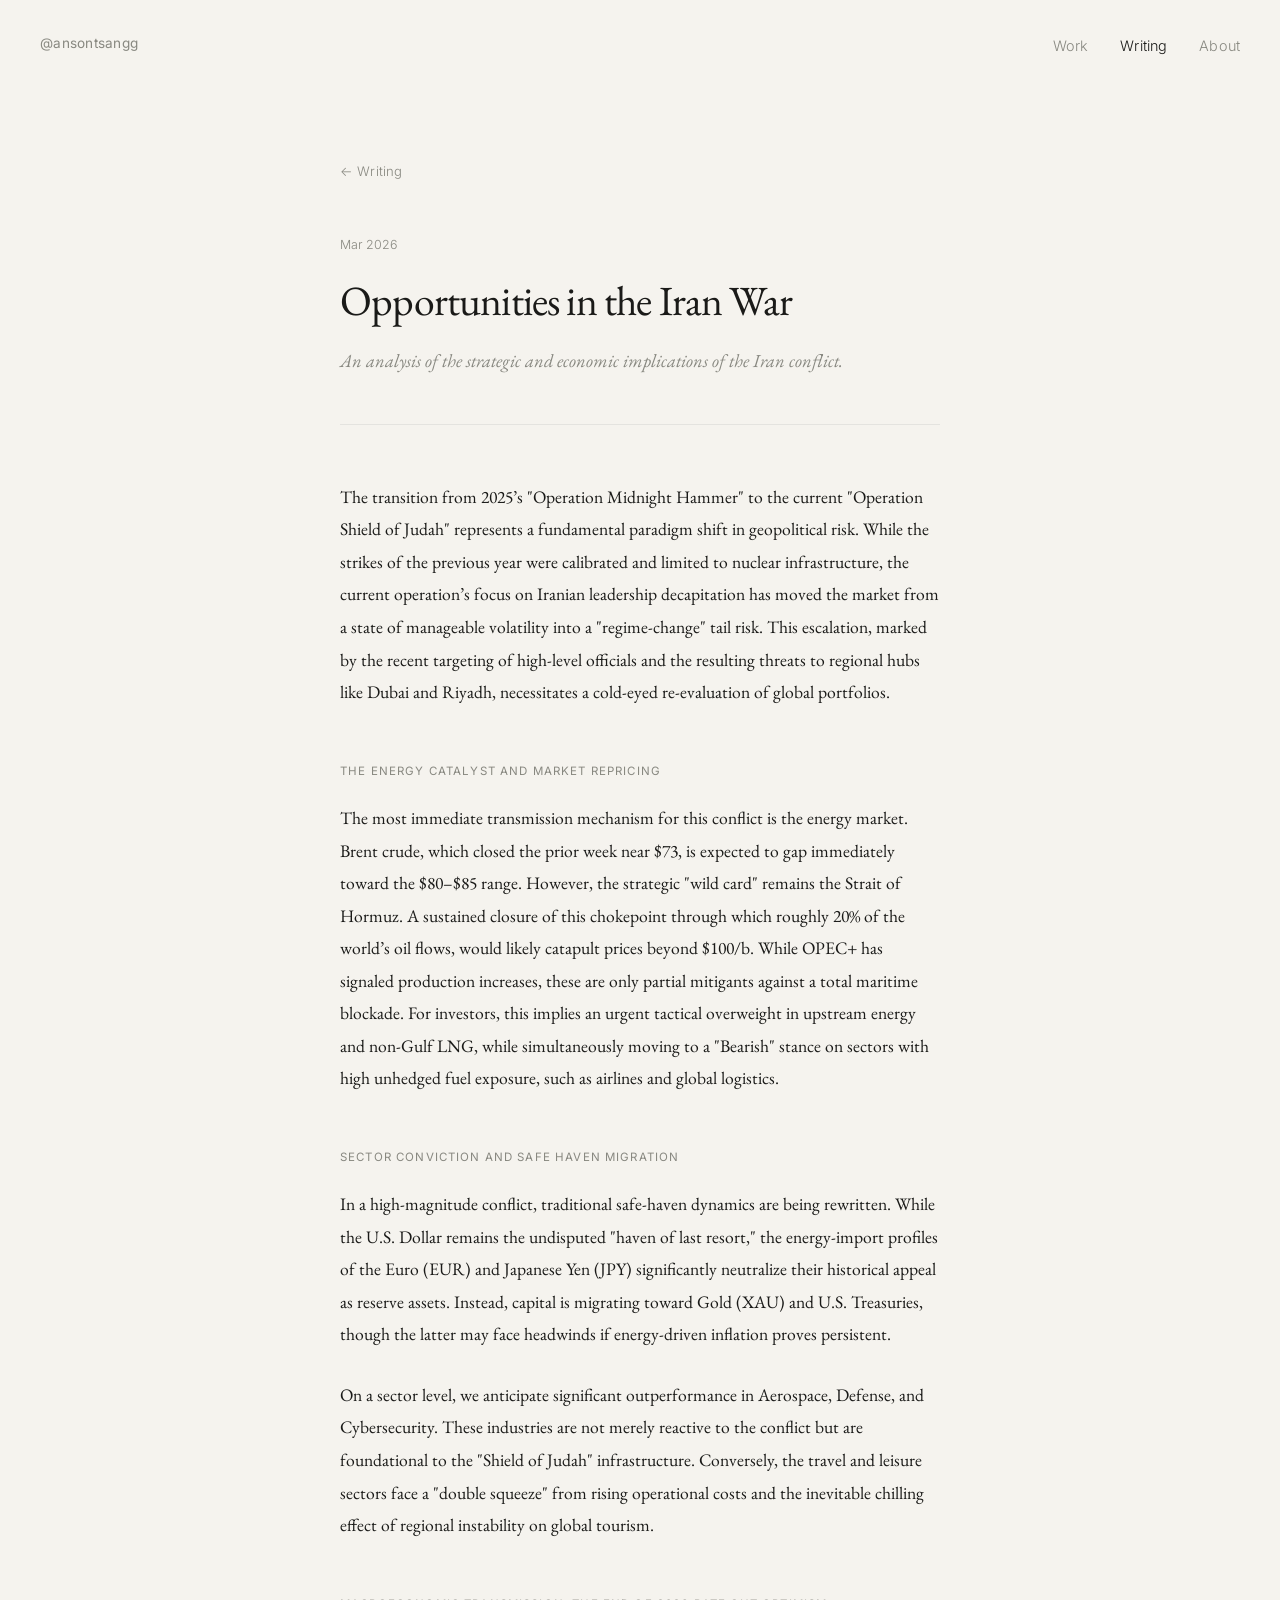
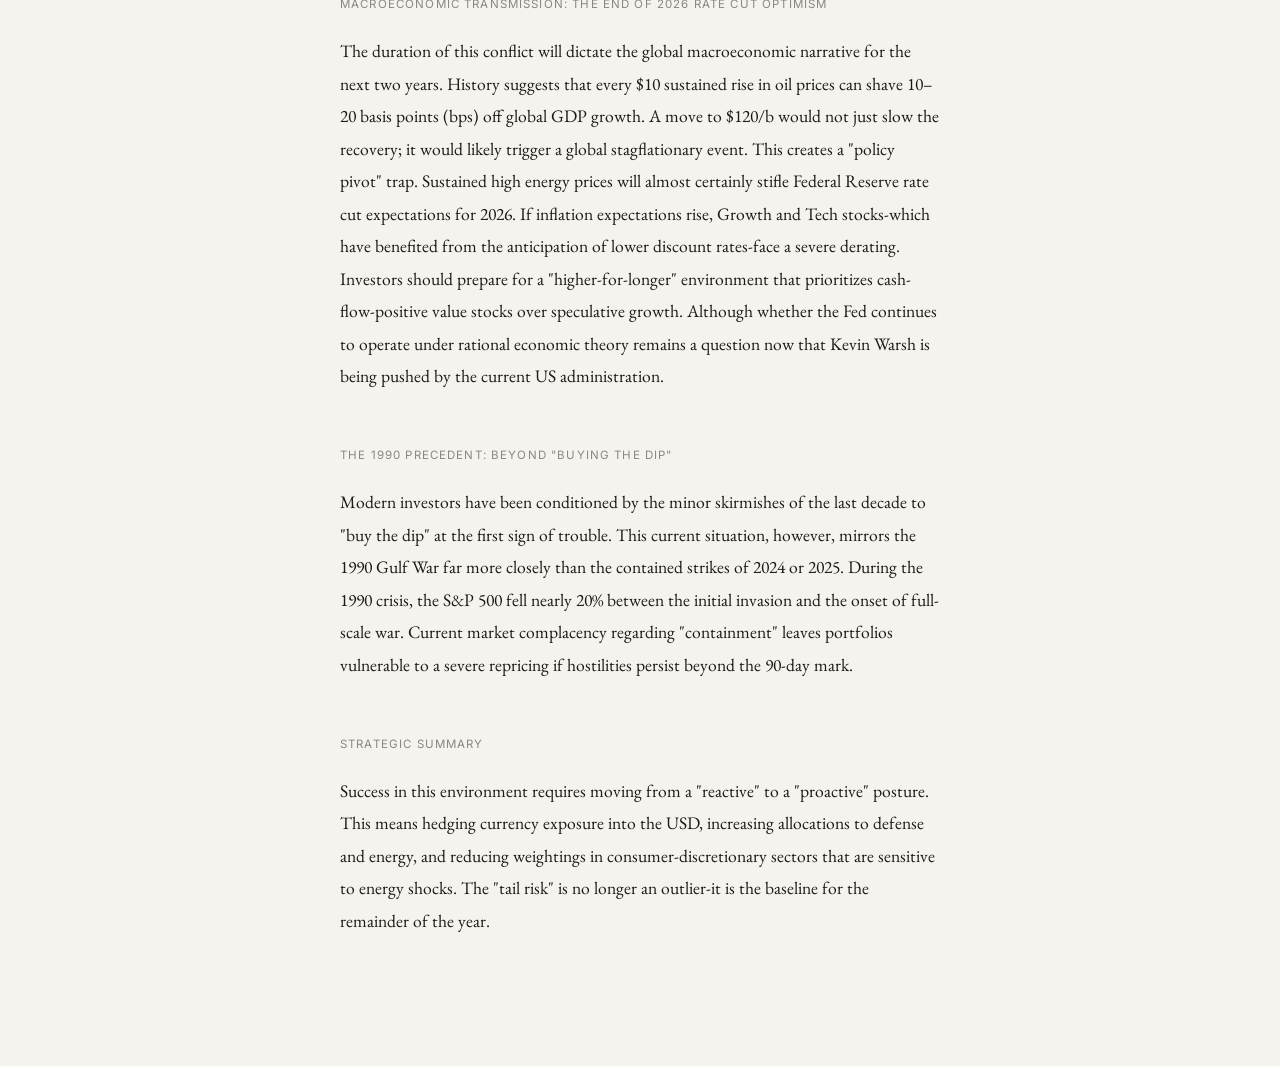
<file: writing/opportunities-in-the-iran-war.html>
<!doctype html>
<html lang="en">
  <head>
    <meta charset="UTF-8" />
    <meta name="viewport" content="width=device-width, initial-scale=1.0" />
    <title>Opportunities in the Iran War - Anson Tsang</title>
    <meta
      name="description"
      content="An analysis of the strategic and economic implications of the Iran conflict."
    />
    <link rel="preconnect" href="https://fonts.googleapis.com" />
    <link rel="preconnect" href="https://fonts.gstatic.com" crossorigin />
    <link
      href="https://fonts.googleapis.com/css2?family=Inter:wght@300;400;500&family=EB+Garamond:ital,wght@0,400;0,500;1,400&display=swap"
      rel="stylesheet"
    />
    <link rel="stylesheet" href="../styles.css" />
  </head>
  <body>
    <!-- ─── NAV ─────────────────────────────────────────────── -->
    <nav id="nav">
      <a href="../index.html" class="nav-name">@ansontsangg</a>
      <ul class="nav-links">
        <li><a href="../work.html">Work</a></li>
        <li><a href="../writing.html" class="active">Writing</a></li>
        <li><a href="../about.html">About</a></li>
      </ul>
    </nav>

    <!-- ─── POST ─────────────────────────────────────────────── -->
    <main id="main">
      <article class="post-page">
        <header class="post-header">
          <a class="post-back" href="../writing.html">← Writing</a>
          <div class="post-meta-row">
            <span class="post-date">Mar 2026</span>
          </div>
          <h1 class="post-title">Opportunities in the Iran War</h1>
          <p class="post-lede">
            An analysis of the strategic and economic implications of the Iran conflict.
          </p>
        </header>

        <div class="post-content">
          <p>
            The transition from 2025’s "Operation Midnight Hammer" to the current "Operation 
            Shield of Judah" represents a fundamental paradigm shift in geopolitical risk. While 
            the strikes of the previous year were calibrated and limited to nuclear infrastructure, 
            the current operation’s focus on Iranian leadership decapitation has moved the 
            market from a state of manageable volatility into a "regime-change" tail risk. This 
            escalation, marked by the recent targeting of high-level officials and the resulting 
            threats to regional hubs like Dubai and Riyadh, necessitates a cold-eyed 
            re-evaluation of global portfolios.
          </p>

          <h2>The Energy Catalyst and Market Repricing</h2>
          <p>
            The most immediate transmission mechanism for this conflict is the energy market. 
            Brent crude, which closed the prior week near $73, is expected to gap immediately 
            toward the $80–$85 range. However, the strategic "wild card" remains the Strait of 
            Hormuz. A sustained closure of this chokepoint through which roughly 20% of the 
            world’s oil flows, would likely catapult prices beyond $100/b. While OPEC+ has 
            signaled production increases, these are only partial mitigants against a total 
            maritime blockade. For investors, this implies an urgent tactical overweight in 
            upstream energy and non-Gulf LNG, while simultaneously moving to a "Bearish" 
            stance on sectors with high unhedged fuel exposure, such as airlines and global 
            logistics.
          </p>

          <h2>Sector Conviction and Safe Haven Migration</h2>
          <p>
            In a high-magnitude conflict, traditional safe-haven dynamics are being rewritten. 
            While the U.S. Dollar remains the undisputed "haven of last resort," the 
            energy-import profiles of the Euro (EUR) and Japanese Yen (JPY) significantly 
            neutralize their historical appeal as reserve assets. Instead, capital is migrating 
            toward Gold (XAU) and U.S. Treasuries, though the latter may face headwinds if 
            energy-driven inflation proves persistent. 
          </p>
          <p>
            On a sector level, we anticipate significant outperformance in Aerospace, Defense, 
            and Cybersecurity. These industries are not merely reactive to the conflict but are 
            foundational to the "Shield of Judah" infrastructure. Conversely, the travel and leisure 
            sectors face a "double squeeze" from rising operational costs and the inevitable 
            chilling effect of regional instability on global tourism.
          </p>

          <h2>Macroeconomic Transmission: The End of 2026 Rate Cut Optimism</h2>
          <p>
            The duration of this conflict will dictate the global macroeconomic narrative for the 
            next two years. History suggests that every $10 sustained rise in oil prices can 
            shave 10–20 basis points (bps) off global GDP growth. A move to $120/b would 
            not just slow the recovery; it would likely trigger a global stagflationary event. 
            This creates a "policy pivot" trap. Sustained high energy prices will almost certainly 
            stifle Federal Reserve rate cut expectations for 2026. If inflation expectations rise, 
            Growth and Tech stocks-which have benefited from the anticipation of lower 
            discount rates-face a severe derating. Investors should prepare for a 
            "higher-for-longer" environment that prioritizes cash-flow-positive value stocks over 
            speculative growth. Although whether the Fed continues to operate under rational 
            economic theory remains a question now that Kevin Warsh is being pushed by the 
            current US administration.
          </p>

          <h2>The 1990 Precedent: Beyond "Buying the Dip"</h2>
          <p>
            Modern investors have been conditioned by the minor skirmishes of the last decade 
            to "buy the dip" at the first sign of trouble. This current situation, however, mirrors the 
            1990 Gulf War far more closely than the contained strikes of 2024 or 2025. During 
            the 1990 crisis, the S&P 500 fell nearly 20% between the initial invasion and the 
            onset of full-scale war. Current market complacency regarding "containment" leaves 
            portfolios vulnerable to a severe repricing if hostilities persist beyond the 90-day 
            mark.
          </p>

          <h2>Strategic Summary</h2>
          <p>
            Success in this environment requires moving from a "reactive" to a "proactive" 
            posture. This means hedging currency exposure into the USD, increasing allocations 
            to defense and energy, and reducing weightings in consumer-discretionary sectors 
            that are sensitive to energy shocks. The "tail risk" is no longer an outlier-it is the 
            baseline for the remainder of the year.
          </p>
        </div>
      </article>
    </main>

    <script src="../script.js"></script>
  </body>
</html>
</file>
<file: styles.css>
/* ═══════════════════════════════════════════════════════════
   RESET & BASE
═══════════════════════════════════════════════════════════ */
*,
*::before,
*::after {
  box-sizing: border-box;
  margin: 0;
  padding: 0;
}

:root {
  --bg: #f5f3ee;
  --fg: #1a1a18;
  --muted: #888880;
  --accent: #1a1a18;
  --border: #e4e3df;
  --serif: "EB Garamond", Georgia, serif;
  --sans: "Inter", system-ui, sans-serif;
  --ease: cubic-bezier(0.4, 0, 0.2, 1);
  --radius: 4px;
  --max-w: 780px;
  --nav-h: 85px;
}

html {
  font-size: 16px;
  scroll-behavior: smooth;
}

body {
  background: var(--bg);
  color: var(--fg);
  font-family: var(--sans);
  font-weight: 300;
  line-height: 1.7;
  min-height: 100vh;
  display: flex;
  flex-direction: column;
  -webkit-font-smoothing: antialiased;
}

a {
  color: inherit;
  text-decoration: none;
}

/* ═══════════════════════════════════════════════════════════
   NAV
═══════════════════════════════════════════════════════════ */
#nav {
  position: fixed;
  top: 0;
  left: 0;
  right: 0;
  height: var(--nav-h);
  display: flex;
  align-items: flex-start;
  padding: 32px 40px 0 40px;
  background: var(--bg);
  border-bottom: 1px solid transparent;
  transition: border-color 0.3s var(--ease);
  z-index: 100;
  justify-content: space-between;
}

#nav.scrolled {
  border-bottom-color: var(--border);
}

.nav-name {
  font-family: var(--sans);
  font-weight: 400;
  font-size: 0.85rem;
  letter-spacing: 0.02em;
  color: var(--muted);
  transition: color 0.2s var(--ease);
}

.nav-name:hover {
  color: var(--fg);
}

.nav-links {
  list-style: none;
  display: flex;
  gap: 32px;
}

.nav-links a {
  font-size: 0.9rem;
  font-weight: 300;
  color: var(--muted);
  transition: color 0.2s;
  letter-spacing: 0.01em;
}

.nav-links a:hover,
.nav-links a.active {
  color: var(--fg);
}

/* ═══════════════════════════════════════════════════════════
   PAGES
═══════════════════════════════════════════════════════════ */
#main {
  flex: 1;
  padding-top: var(--nav-h);
}

.page {
  display: none;
  min-height: calc(100vh - var(--nav-h));
  opacity: 0;
  transform: translateY(12px);
  transition:
    opacity 0.4s var(--ease),
    transform 0.4s var(--ease);
}

.page.active {
  display: flex;
  align-items: flex-start;
}

.page.visible {
  opacity: 1;
  transform: translateY(0);
}

/* ─── HOME (standalone full-screen, no nav) ─────────────── */
.home-body {
  overflow: hidden;
}

/* Top Left: Handle */
.home-handle {
  position: fixed;
  top: 32px;
  left: 40px;
  font-family: var(--sans);
  font-size: 0.85rem;
  font-weight: 400;
  color: var(--muted);
  letter-spacing: 0.02em;
  transition: color 0.2s var(--ease);
  z-index: 10;
}

.home-handle:hover {
  color: var(--fg);
}

/* Top Right: LinkedIn */
.home-top-right {
  position: fixed;
  top: 24px;
  right: 32px;
  z-index: 10;
}

.linkedin-icon-btn {
  color: var(--muted);
  transition:
    color 0.2s var(--ease),
    background 0.2s var(--ease);
  line-height: 0;
  padding: 8px;
  border-radius: 10px;
  background: transparent;
  display: flex;
}

.linkedin-icon-btn:hover {
  color: var(--fg);
  background: var(--border);
}

.linkedin-icon-btn svg {
  width: 17px;
  height: 17px;
}

/* ─── LCR layout: text | photo+links | clocks ──────────── */
.home-full {
  display: grid;
  grid-template-columns: 1fr auto 1fr;
  align-items: center;
  min-height: 100vh;
  padding: 0 40px;
  gap: 20px;
}

/* LEFT: Text */
.home-inner {
  max-width: 380px;
  justify-self: end;
  padding-right: 20px;
}

.home-heading {
  font-family: var(--serif);
  font-size: clamp(1.5rem, 2.4vw, 2.1rem);
  font-weight: 400;
  line-height: 1.35;
  letter-spacing: -0.01em;
  margin-bottom: 36px;
}

.home-heading em {
  font-style: italic;
  color: var(--muted);
}

/* CENTRE: Photo + Links */
.home-centre {
  flex: 0 0 auto;
  display: flex;
  flex-direction: column;
  align-items: center;
  gap: 28px;
}

.home-photo {
  width: clamp(220px, 28vw, 380px);
  height: clamp(220px, 28vw, 380px);
  object-fit: cover;
  border-radius: 0;
  display: block;
}

.home-links {
  display: flex;
  gap: 32px;
}

.home-link {
  font-size: 0.85rem;
  font-weight: 400;
  color: var(--muted);
  border-bottom: 1px solid var(--border);
  padding-bottom: 2px;
  letter-spacing: 0.04em;
  transition:
    color 0.2s,
    border-color 0.2s;
}

.home-link:hover {
  color: var(--fg);
  border-color: var(--fg);
}

/* RIGHT: Clocks */
.home-clocks {
  display: flex;
  flex-direction: column;
  align-items: flex-start;
  justify-content: center;
  gap: 12px;
  justify-self: start;
  padding-left: 20px;
}

.clock-row {
  display: flex;
  align-items: baseline;
  gap: 14px;
  cursor: default;
}

.clock-city {
  font-size: 0.8rem;
  color: var(--muted);
  font-weight: 300;
  letter-spacing: 0.04em;
  white-space: nowrap;
  transition: color 0.15s;
}

.clock-row:hover .clock-city {
  color: var(--fg);
}

.clock-time {
  font-family: var(--sans);
  font-size: 0.8rem;
  font-weight: 300;
  color: var(--fg);
  font-variant-numeric: tabular-nums;
  letter-spacing: 0.06em;
  white-space: nowrap;
}

/* ─── PAGE INNER ─────────────────────────────────────────── */
.page-inner {
  width: 100%;
  max-width: var(--max-w);
  margin: 0 auto;
  padding: 72px 40px 80px;
}

.page-title {
  font-family: var(--serif);
  font-size: 1.1rem;
  font-weight: 400;
  color: var(--muted);
  letter-spacing: 0.04em;
  text-transform: uppercase;
  margin-bottom: 56px;
}

/* ─── WORK ───────────────────────────────────────────────── */
.project-list {
  display: flex;
  flex-direction: column;
  gap: 0;
}

.project-item {
  padding: 32px 0;
  border-top: 1px solid var(--border);
  display: grid;
  grid-template-columns: 120px 1fr;
  grid-template-rows: auto auto auto;
  column-gap: 24px;
  row-gap: 6px;
  transition: opacity 0.2s;
}

.project-item:last-child {
  border-bottom: 1px solid var(--border);
}

.project-meta {
  grid-column: 1;
  grid-row: 1;
  display: flex;
  flex-direction: column;
  gap: 4px;
  padding-top: 3px;
}

.project-year {
  font-size: 0.78rem;
  color: var(--muted);
  font-weight: 300;
}

.project-tag {
  font-size: 0.72rem;
  color: var(--muted);
  text-transform: uppercase;
  letter-spacing: 0.06em;
  font-weight: 400;
}

.project-name {
  grid-column: 2;
  grid-row: 1;
  font-family: var(--serif);
  font-size: 1.35rem;
  font-weight: 400;
  line-height: 1.3;
  letter-spacing: -0.01em;
}

.project-desc {
  grid-column: 2;
  grid-row: 2;
  font-size: 0.9rem;
  color: var(--muted);
  max-width: 520px;
  line-height: 1.6;
}

.project-desc ul {
  list-style: none;
  display: flex;
  flex-direction: column;
  gap: 8px;
  padding-left: 0;
}

.project-desc li {
  position: relative;
  padding-left: 14px;
}

.project-desc li::before {
  content: "•";
  position: absolute;
  left: 0;
  color: var(--muted);
}

.project-desc strong {
  color: var(--fg);
  font-weight: 500;
}

.project-link {
  grid-column: 2;
  grid-row: 3;
  font-size: 0.82rem;
  color: var(--muted);
  display: inline-flex;
  align-items: center;
  gap: 4px;
  margin-top: 8px;
  transition: color 0.2s;
  width: fit-content;
}

.project-link:hover {
  color: var(--fg);
}

/* ─── COLLAPSIBLE CV ─────────────────────────────────────── */
.cv-section {
  margin-bottom: 48px;
}

.cv-section[open] .cv-toggle-icon {
  transform: rotate(180deg);
}

.cv-toggle {
  font-size: 0.95rem;
  font-weight: 400;
  color: var(--muted);
  cursor: pointer;
  user-select: none;
  transition: color 0.15s ease;
  padding: 16px 0;
  display: flex;
  align-items: center;
  justify-content: space-between;
  width: 100%;
}

.cv-toggle:hover {
  color: var(--fg);
}

.cv-toggle-icon {
  display: inline-block;
  font-size: 0.7rem;
  transition: transform 0.3s cubic-bezier(0.4, 0, 0.2, 1);
  margin-left: 8px;
}

.cv-content {
  animation: slideDown 0.3s ease-out;
}

@keyframes slideDown {
  from {
    opacity: 0;
    max-height: 0;
  }
  to {
    opacity: 1;
    max-height: 2000px;
  }
}

.cv-projects {
  border-top: 1px solid var(--border);
  border-bottom: 1px solid var(--border);
}

/* ─── PROJECTS GRID ──────────────────────────────────────── */
.section-subtitle {
  font-family: var(--serif);
  font-size: 1rem;
  font-weight: 400;
  color: var(--muted);
  letter-spacing: 0.02em;
  margin: 48px 0 32px 0;
  padding-bottom: 12px;
  border-bottom: 1px solid var(--border);
}

.projects-grid {
  display: grid;
  grid-template-columns: repeat(auto-fit, minmax(200px, 1fr));
  gap: 28px;
  margin-bottom: 56px;
}

.project-logo-card {
  background: #FFFEF7;
  border: 2.5px solid #2B2118;
  box-shadow: 4px 4px 0 #2B2118;
  padding: 12px 16px;
  text-align: center;
  transform: rotate(-1deg);
  display: flex;
  align-items: center;
  justify-content: center;
  min-height: 100px;
  width: 200px;
  cursor: pointer;
  transition: transform 0.2s cubic-bezier(0.4, 0, 0.2, 1),
              filter 0.2s ease,
              box-shadow 0.2s ease;
  text-decoration: none;
  border-radius: 0;
}

.project-logo-card:hover {
  transform: rotate(-1deg) scale(1.04);
  filter: brightness(0.96);
  box-shadow: 6px 6px 0 #2B2118;
}

.project-logo-card:active {
  transform: rotate(-1deg) scale(0.98);
}

.project-logo-mark {
  font-family: 'Caveat', cursive;
  font-size: 1.6rem;
  font-weight: 700;
  line-height: 1.05;
  color: #2B2118;
}

.project-logo-mark small {
  display: block;
  font-family: 'DM Mono', monospace;
  font-size: 0.45rem;
  letter-spacing: 0.18em;
  text-transform: uppercase;
  color: #5C4A3A;
  margin-top: 2px;
}

/* ─── WRITING ────────────────────────────────────────────── */
.writing-list {
  display: flex;
  flex-direction: column;
}

.writing-item {
  display: grid;
  grid-template-columns: 120px 1fr;
  column-gap: 24px;
  padding: 28px 0;
  border-top: 1px solid var(--border);
  align-items: start;
}

.writing-item:last-child {
  border-bottom: 1px solid var(--border);
}

.writing-date {
  font-size: 0.78rem;
  color: var(--muted);
  font-weight: 300;
  padding-top: 5px;
}

.writing-title {
  font-family: var(--serif);
  font-size: 1.25rem;
  font-weight: 400;
  line-height: 1.3;
  letter-spacing: -0.01em;
  margin-bottom: 6px;
}

.writing-title a {
  border-bottom: 1px solid transparent;
  transition: border-color 0.2s;
}

.writing-title a:hover {
  border-bottom-color: var(--fg);
}

.writing-excerpt {
  font-size: 0.88rem;
  color: var(--muted);
  line-height: 1.6;
  max-width: 480px;
}

.writing-meta {
  font-size: 0.72rem;
  color: var(--muted);
  font-weight: 300;
}

/* ─── ABOUT ──────────────────────────────────────────────── */
.about-inner {
  max-width: 1100px;
}

.about-grid {
  display: grid;
  grid-template-columns: 2fr 3fr;
  column-gap: 80px;
  align-items: start;
}

.about-text p {
  font-size: 1.05rem;
  line-height: 1.8;
  margin-bottom: 20px;
  max-width: 480px;
}

.about-links {
  display: flex;
  flex-wrap: wrap;
  gap: 20px;
  margin-top: 36px;
}

.about-link {
  font-size: 0.88rem;
  font-weight: 400;
  color: var(--muted);
  border-bottom: 1px solid var(--border);
  padding-bottom: 2px;
  transition:
    color 0.2s,
    border-color 0.2s;
}

.about-link:hover {
  color: var(--fg);
  border-color: var(--fg);
}

.about-sidebar {
  padding-top: 4px;
}

.sidebar-block {
  margin-bottom: 36px;
}

.sidebar-block h4 {
  font-size: 0.72rem;
  text-transform: uppercase;
  letter-spacing: 0.08em;
  color: var(--muted);
  font-weight: 400;
  margin-bottom: 14px;
}

.sidebar-block ul {
  list-style: none;
  display: flex;
  flex-direction: column;
  gap: 10px;
}

.sidebar-block li {
  display: flex;
  justify-content: space-between;
  font-size: 0.88rem;
  gap: 12px;
}

.sidebar-role {
  font-weight: 400;
}
.sidebar-year {
  color: var(--muted);
  white-space: nowrap;
}

/* ═══════════════════════════════════════════════════════════
   FOOTER
═══════════════════════════════════════════════════════════ */
#footer {
  padding: 20px 40px;
  font-size: 0.78rem;
  color: var(--muted);
  border-top: 1px solid var(--border);
  display: flex;
  justify-content: space-between;
  font-weight: 300;
}

/* ═══════════════════════════════════════════════════════════
   POST / ARTICLE PAGE
═══════════════════════════════════════════════════════════ */
.post-page {
  width: 100%;
  max-width: 680px;
  margin: 0 auto;
  padding: 72px 40px 100px;
}

.post-back {
  display: inline-flex;
  align-items: center;
  font-size: 0.82rem;
  color: var(--muted);
  margin-bottom: 48px;
  transition: color 0.2s;
  letter-spacing: 0.01em;
}

.post-back:hover {
  color: var(--fg);
}

.post-meta-row {
  margin-bottom: 16px;
}

.post-date {
  font-size: 0.78rem;
  color: var(--muted);
  font-weight: 300;
}

.post-title {
  font-family: var(--serif);
  font-size: clamp(1.8rem, 4vw, 2.6rem);
  font-weight: 400;
  line-height: 1.25;
  letter-spacing: -0.02em;
  margin-bottom: 20px;
}

.post-lede {
  font-family: var(--serif);
  font-size: 1.15rem;
  font-style: italic;
  color: var(--muted);
  line-height: 1.65;
  margin-bottom: 56px;
  padding-bottom: 48px;
  border-bottom: 1px solid var(--border);
}

/* Body copy */
.post-content {
  font-family: var(--serif);
  font-size: 1.1rem;
  line-height: 1.85;
}

.post-content p {
  margin-bottom: 28px;
}

.post-content h2 {
  font-family: var(--sans);
  font-size: 0.72rem;
  text-transform: uppercase;
  letter-spacing: 0.1em;
  color: var(--muted);
  font-weight: 400;
  margin-top: 52px;
  margin-bottom: 20px;
}

.post-content a {
  border-bottom: 1px solid var(--border);
  transition: border-color 0.2s;
}

.post-content a:hover {
  border-bottom-color: var(--fg);
}

.post-content sup {
  font-size: 0.65rem;
  font-family: var(--sans);
  color: var(--muted);
  line-height: 0;
  vertical-align: baseline;
  position: relative;
  top: -0.4em;
  padding-left: 2px;
}

.post-content blockquote {
  border-left: 2px solid var(--border);
  padding-left: 24px;
  color: var(--muted);
  margin: 32px 0;
  font-style: italic;
}

.post-figure {
  margin: 48px 0;
  display: flex;
  flex-direction: column;
  gap: 16px;
}

.post-figure img {
  width: 100%;
  height: auto;
  border-radius: var(--radius);
  border: 1px solid var(--border);
}

.post-figure figcaption {
  font-family: var(--sans);
  font-size: 0.8rem;
  color: var(--muted);
  text-align: center;
  font-weight: 300;
  letter-spacing: 0.02em;
}

.post-table {
  width: 100%;
  border-collapse: collapse;
  font-family: var(--sans);
  font-size: 0.85rem;
  text-align: left;
}

.post-table th,
.post-table td {
  padding: 12px 16px;
  border-bottom: 1px solid var(--border);
  color: var(--fg);
}

.post-table th {
  font-weight: 500;
  color: var(--muted);
  text-transform: uppercase;
  font-size: 0.75rem;
  letter-spacing: 0.08em;
}

.post-table .table-average {
  font-weight: 500;
  background-color: rgba(0, 0, 0, 0.02);
}

.post-citations {
  margin-top: 64px;
  padding-top: 32px;
  border-top: 1px solid var(--border);
}

.post-citations summary {
  font-size: 0.85rem;
  font-weight: 500;
  color: var(--muted);
  cursor: pointer;
  user-select: none;
  transition: color 0.15s ease;
  padding-bottom: 12px;
}

.post-citations summary:hover {
  color: var(--fg);
}

.post-citations .citations-list {
  display: flex;
  flex-direction: column;
  gap: 12px;
  padding-top: 16px;
}

.post-citations .citations-list p {
  font-size: 0.75rem;
  line-height: 1.4;
  margin: 0;
  color: var(--muted);
}

.post-citations .citations-list a {
  color: var(--muted);
  text-decoration: underline;
  text-underline-offset: 2px;
  transition: color 0.15s ease;
}

.post-citations .citations-list a:hover {
  color: var(--fg);
}

/* ═══════════════════════════════════════════════════════════
   RESPONSIVE
═══════════════════════════════════════════════════════════ */
@media (max-width: 640px) {
  #nav {
    padding: 0 20px;
  }

  .home-heading {
    font-size: clamp(1.7rem, 7vw, 2.4rem);
  }
  .home-links {
    flex-direction: column;
    gap: 14px;
  }

  .page-inner {
    padding: 56px 20px 60px;
  }

  .project-item,
  .writing-item {
    grid-template-columns: 1fr;
    row-gap: 8px;
  }

  .project-meta {
    flex-direction: row;
    gap: 10px;
  }

  .projects-grid {
    grid-template-columns: repeat(auto-fit, minmax(160px, 1fr));
    gap: 20px;
  }

  .project-logo-c20px;
    width: 120px;
    padding: 10px 12px;
  }

  .project-logo-mark {
    font-size: 1.3rk {
    font-size: 1.8rem;
  }

  .about-grid {
    grid-template-columns: 1fr;
    gap: 48px;
  }

  #footer {
    padding: 20px;
    flex-direction: column;
    gap: 4px;
  }

  .home-full {
    display: flex;
    flex-direction: column;
    justify-content: center;
    padding: 80px 24px 60px;
    gap: 40px;
    text-align: center;
  }
  .home-inner {
    max-width: 100%;
    text-align: center;
    justify-self: center;
    padding-right: 0;
  }
  .home-links {
    justify-content: center;
  }
  .home-photo {
    width: 140px;
    height: 140px;
  }
  .home-clocks {
    align-items: center;
    justify-self: center;
    padding-left: 0;
  }
  .home-top-right {
    top: 20px;
    right: 24px;
  }
}

/* ─── PHOTOGRAPHY SECTION ────────────────────────────────── */
.photography-title {
  font-family: var(--sans);
  font-size: 0.72rem;
  text-transform: uppercase;
  letter-spacing: 0.1em;
  color: var(--muted);
  font-weight: 400;
  margin-top: 80px;
  margin-bottom: 32px;
  border-bottom: 1px solid var(--border);
  padding-bottom: 12px;
}

.photography-grid {
  display: grid;
  grid-template-columns: repeat(4, 1fr);
  gap: 4px;
  align-content: start;
}

.photography-img {
  width: 100%;
  aspect-ratio: 1 / 1;
  object-fit: cover;
  border-radius: 2px;
}

@media (max-width: 640px) {
  .photography-grid {
    grid-template-columns: repeat(3, 1fr);
    gap: 4px;
  }
}
</file>
